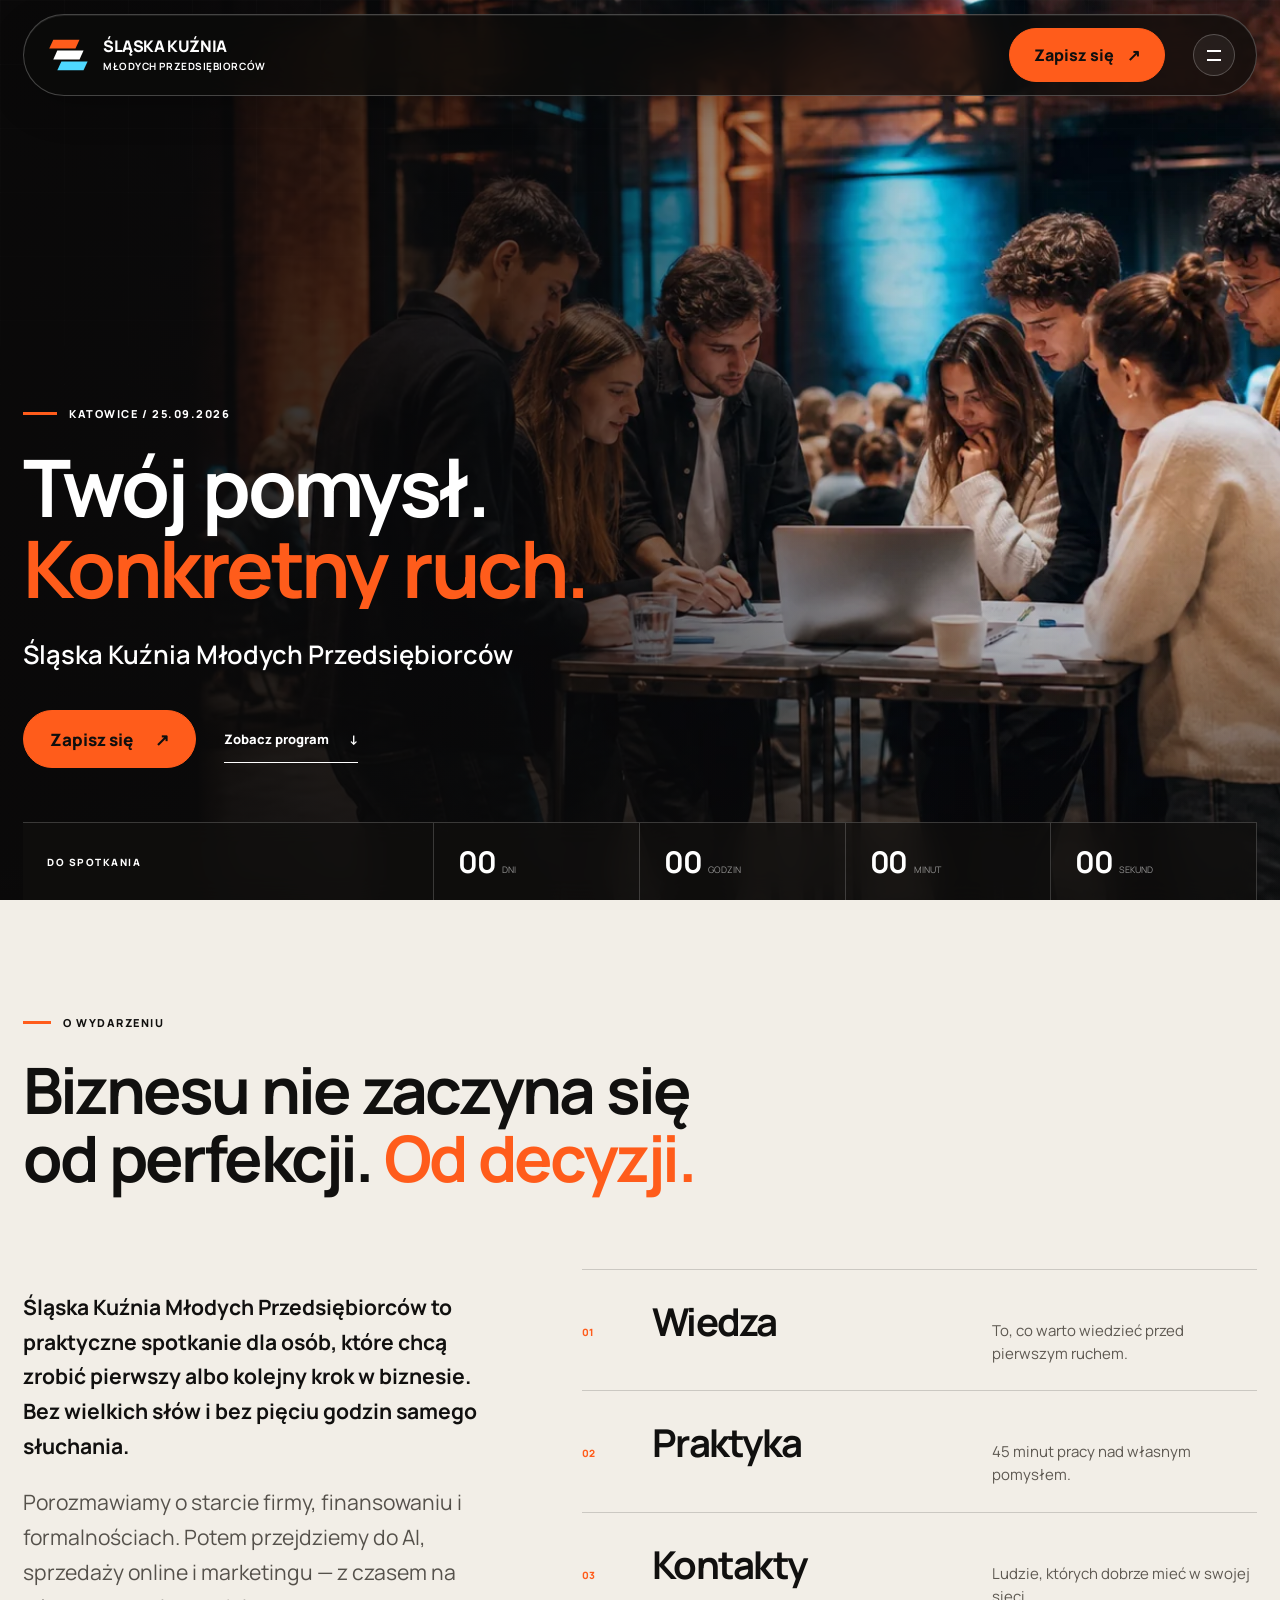
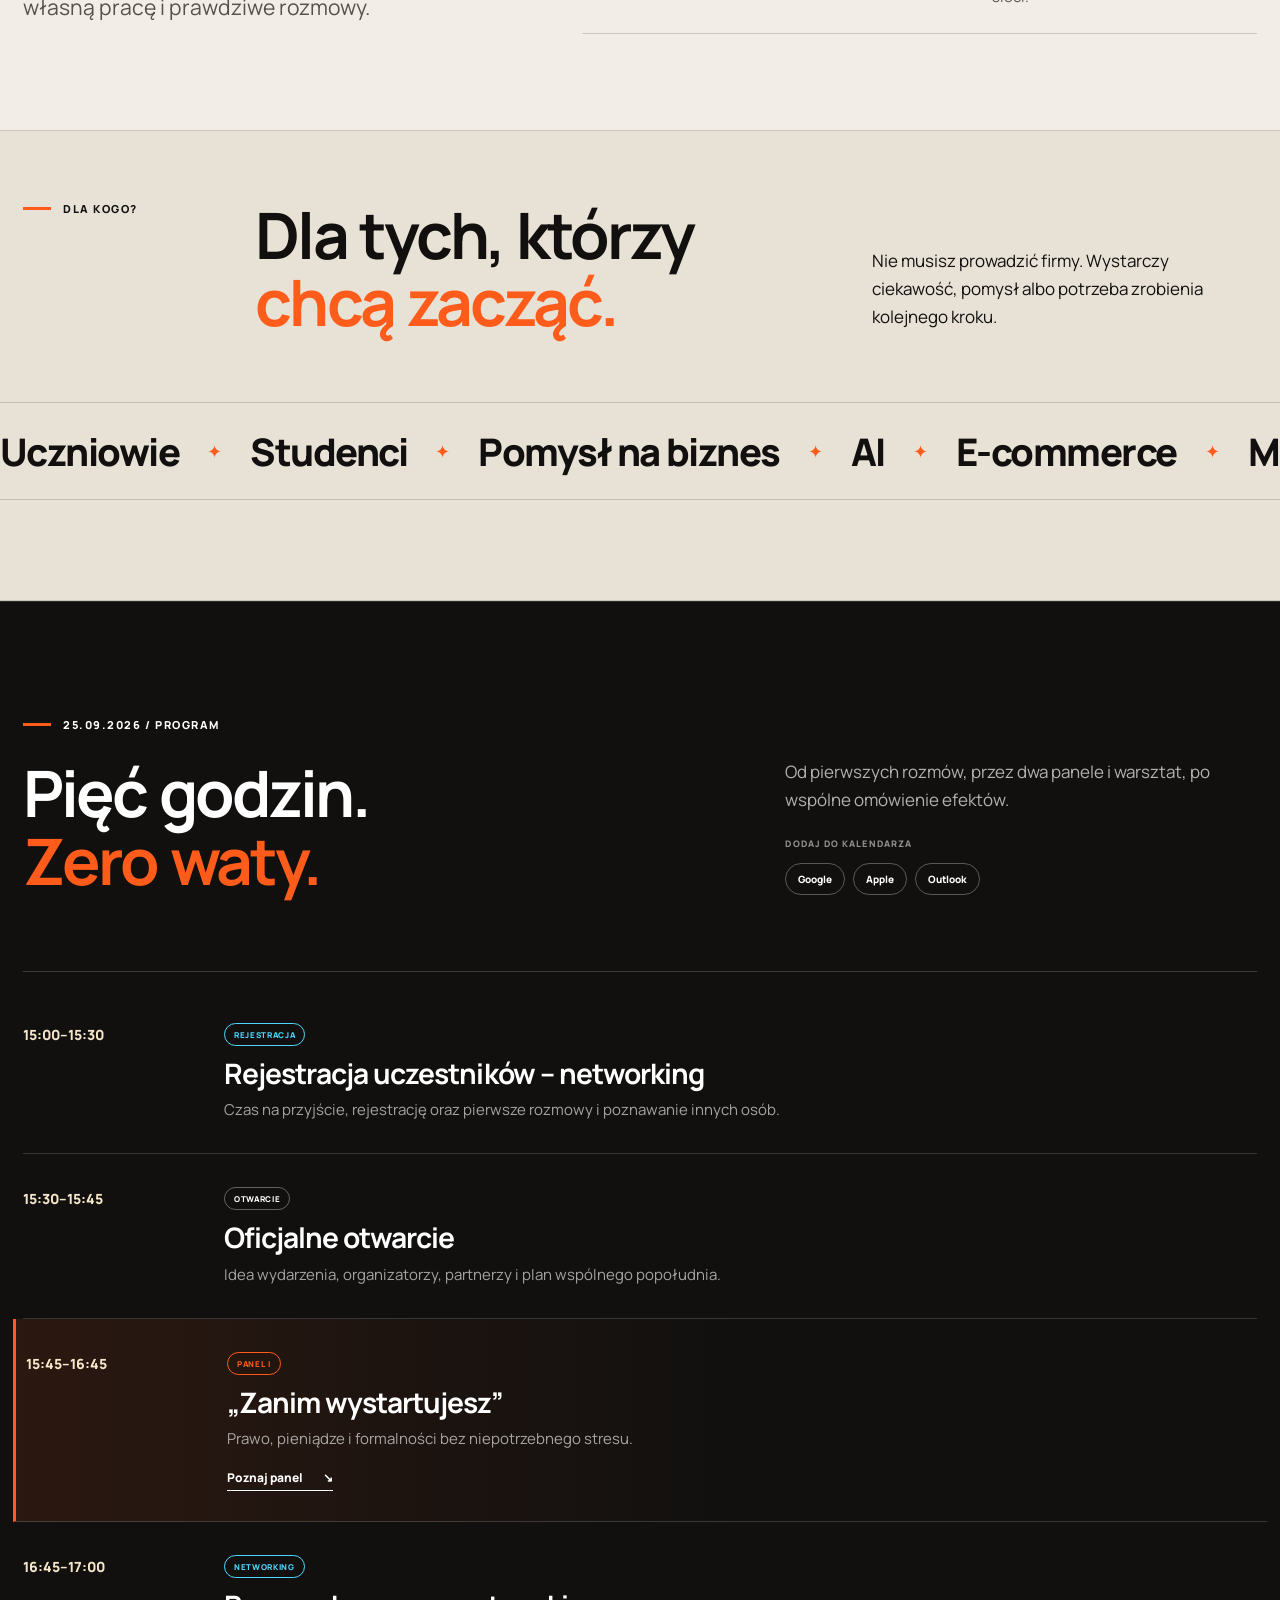
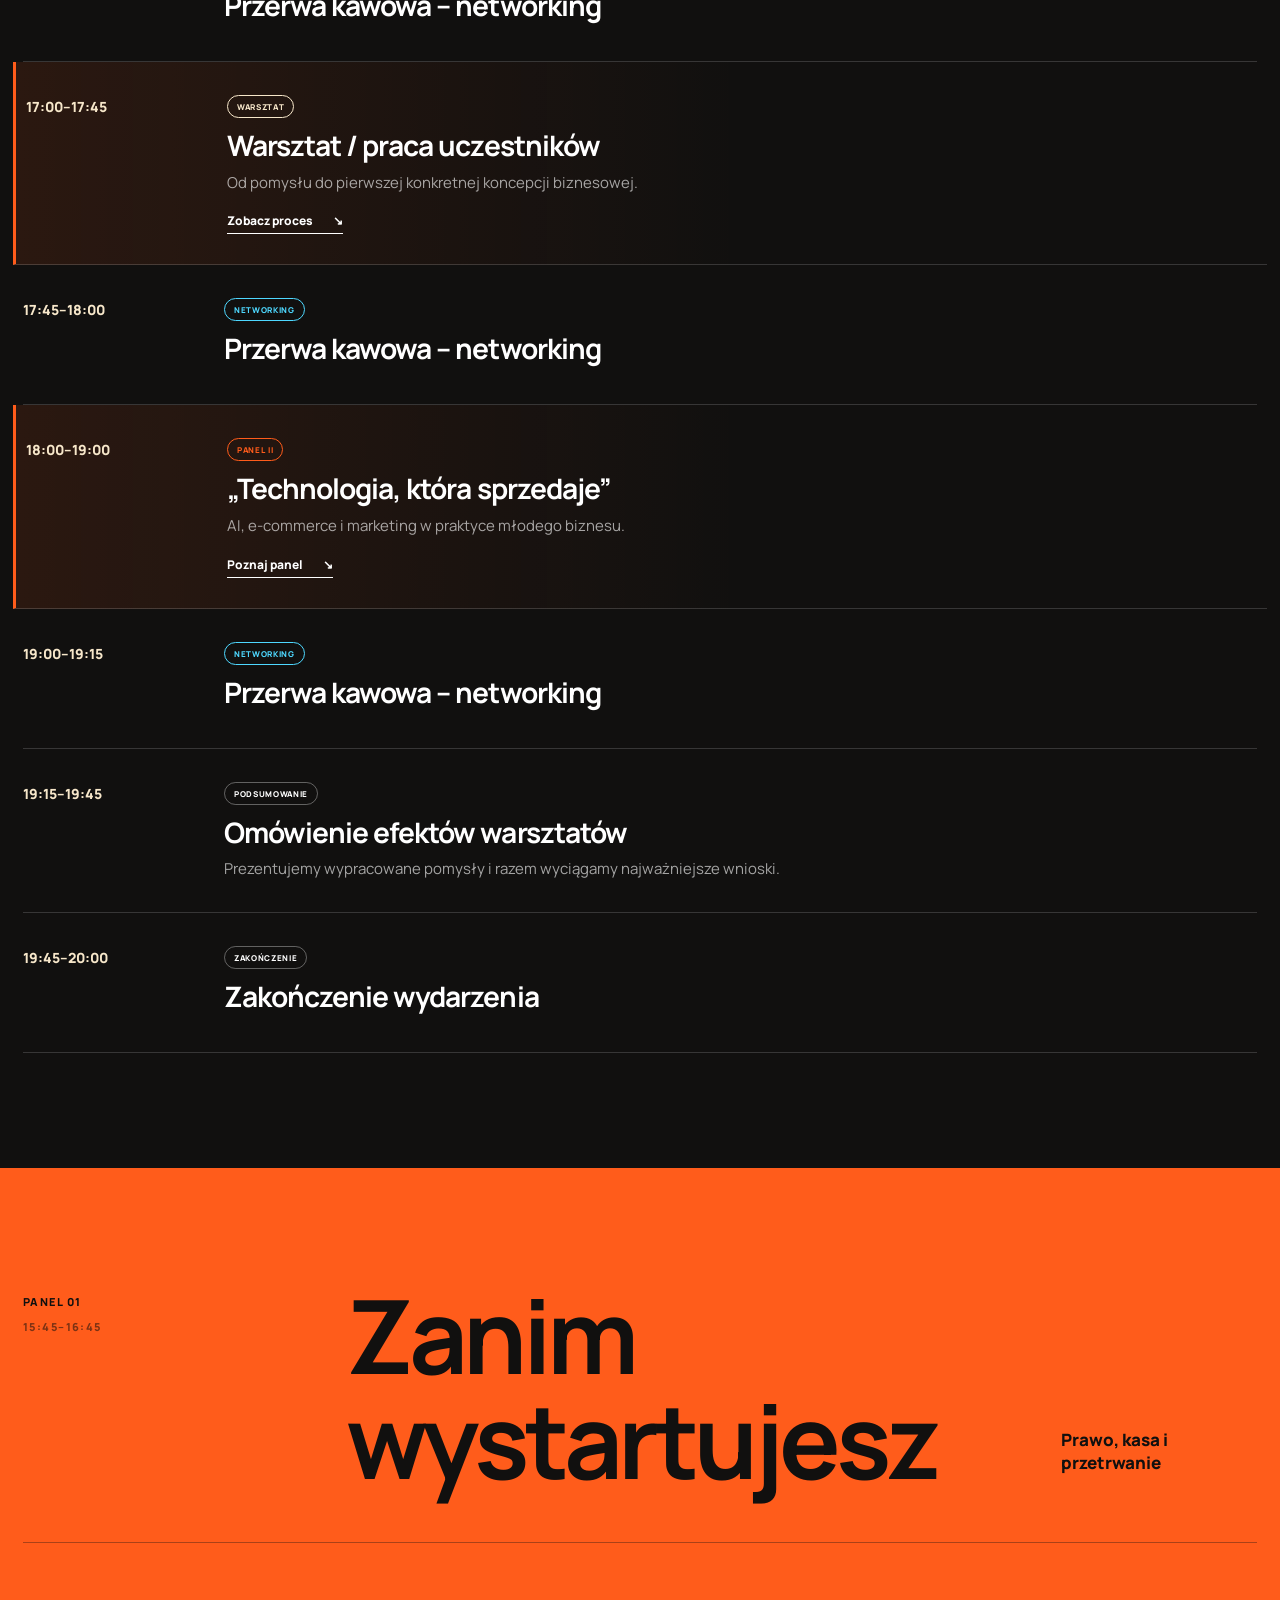
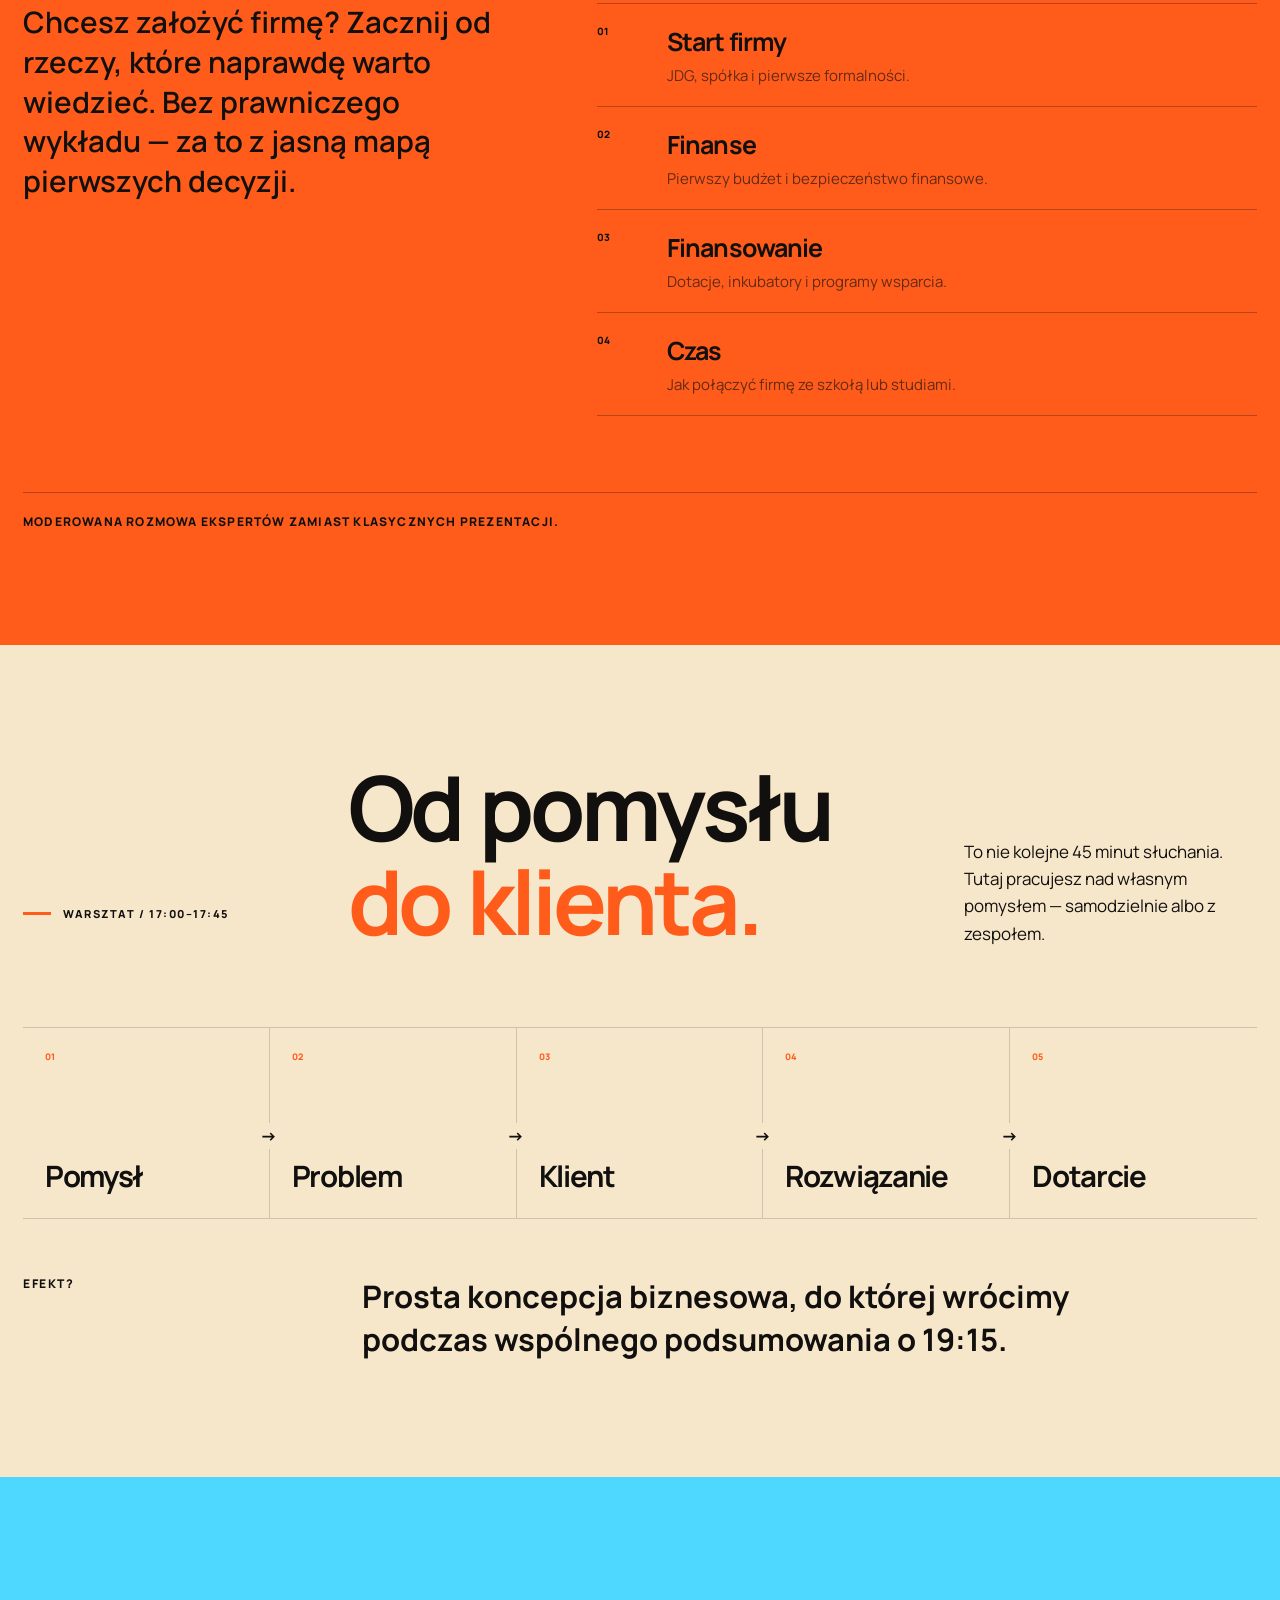
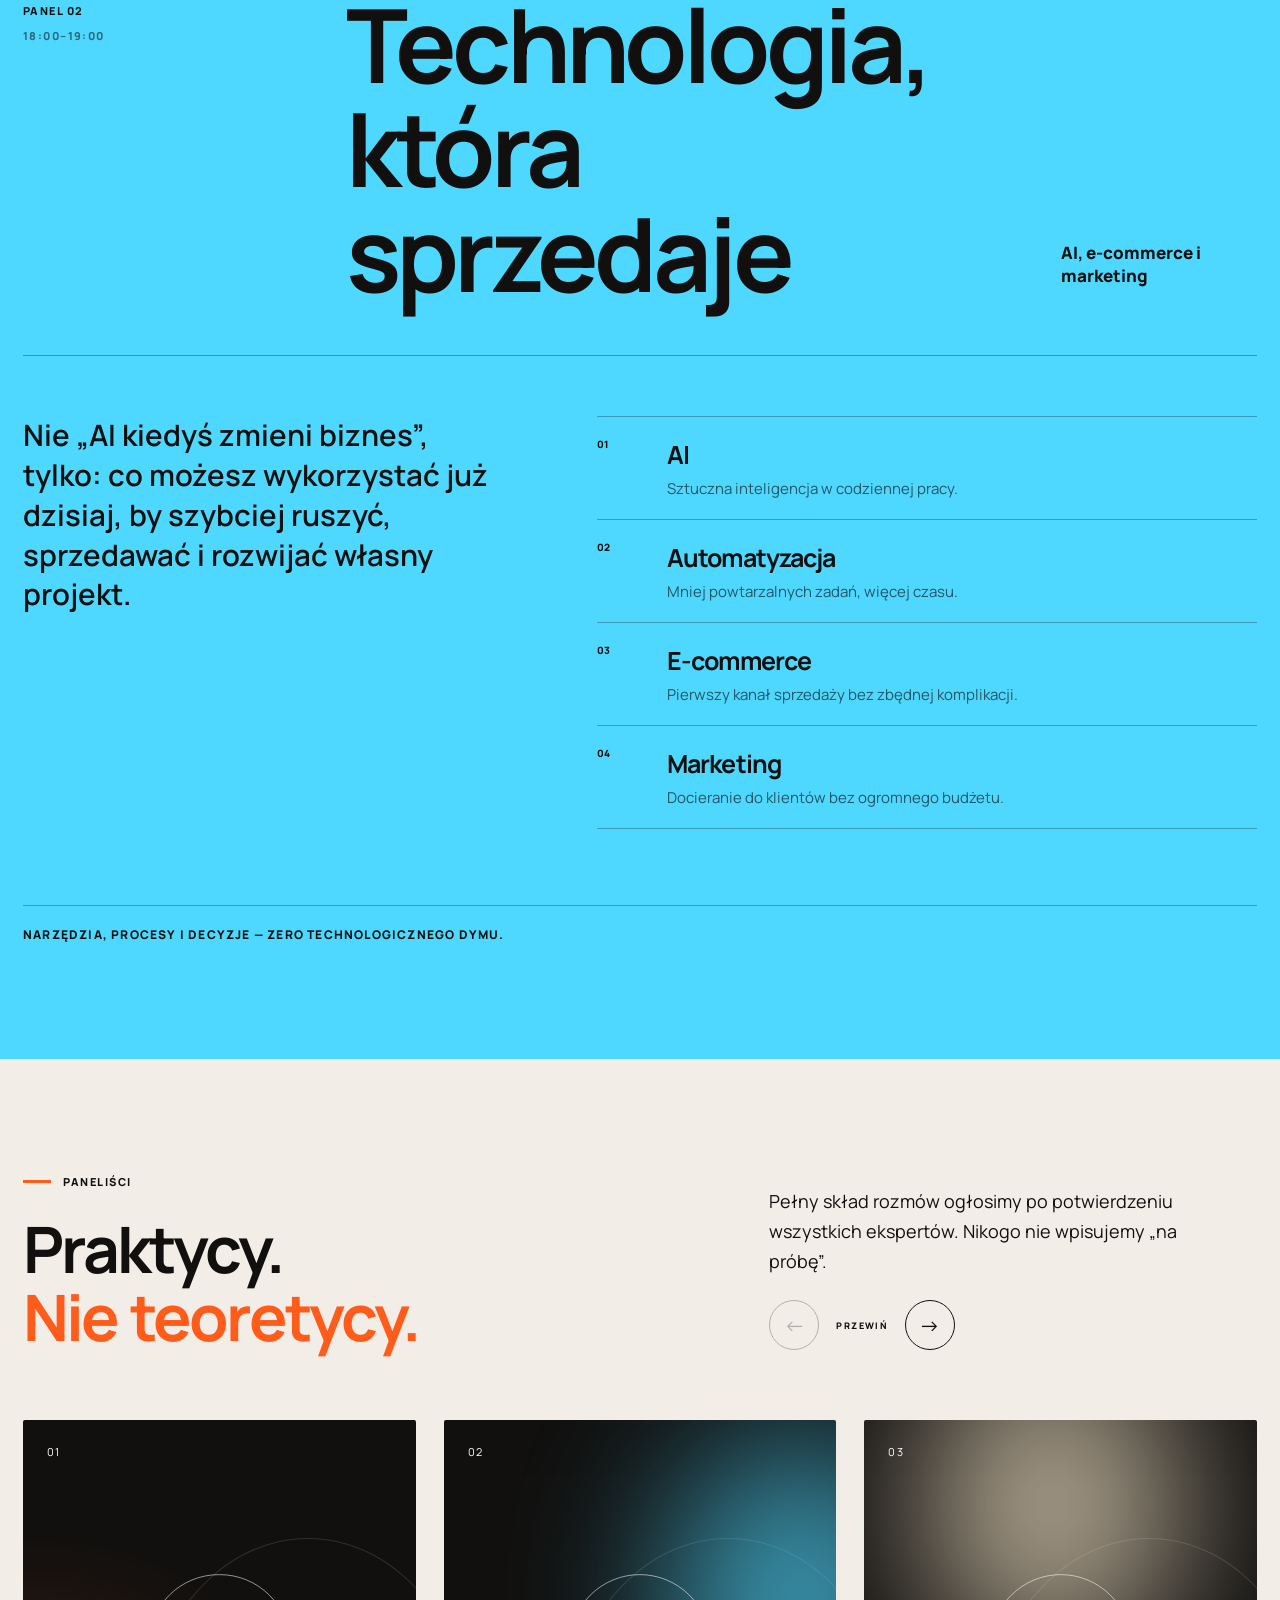
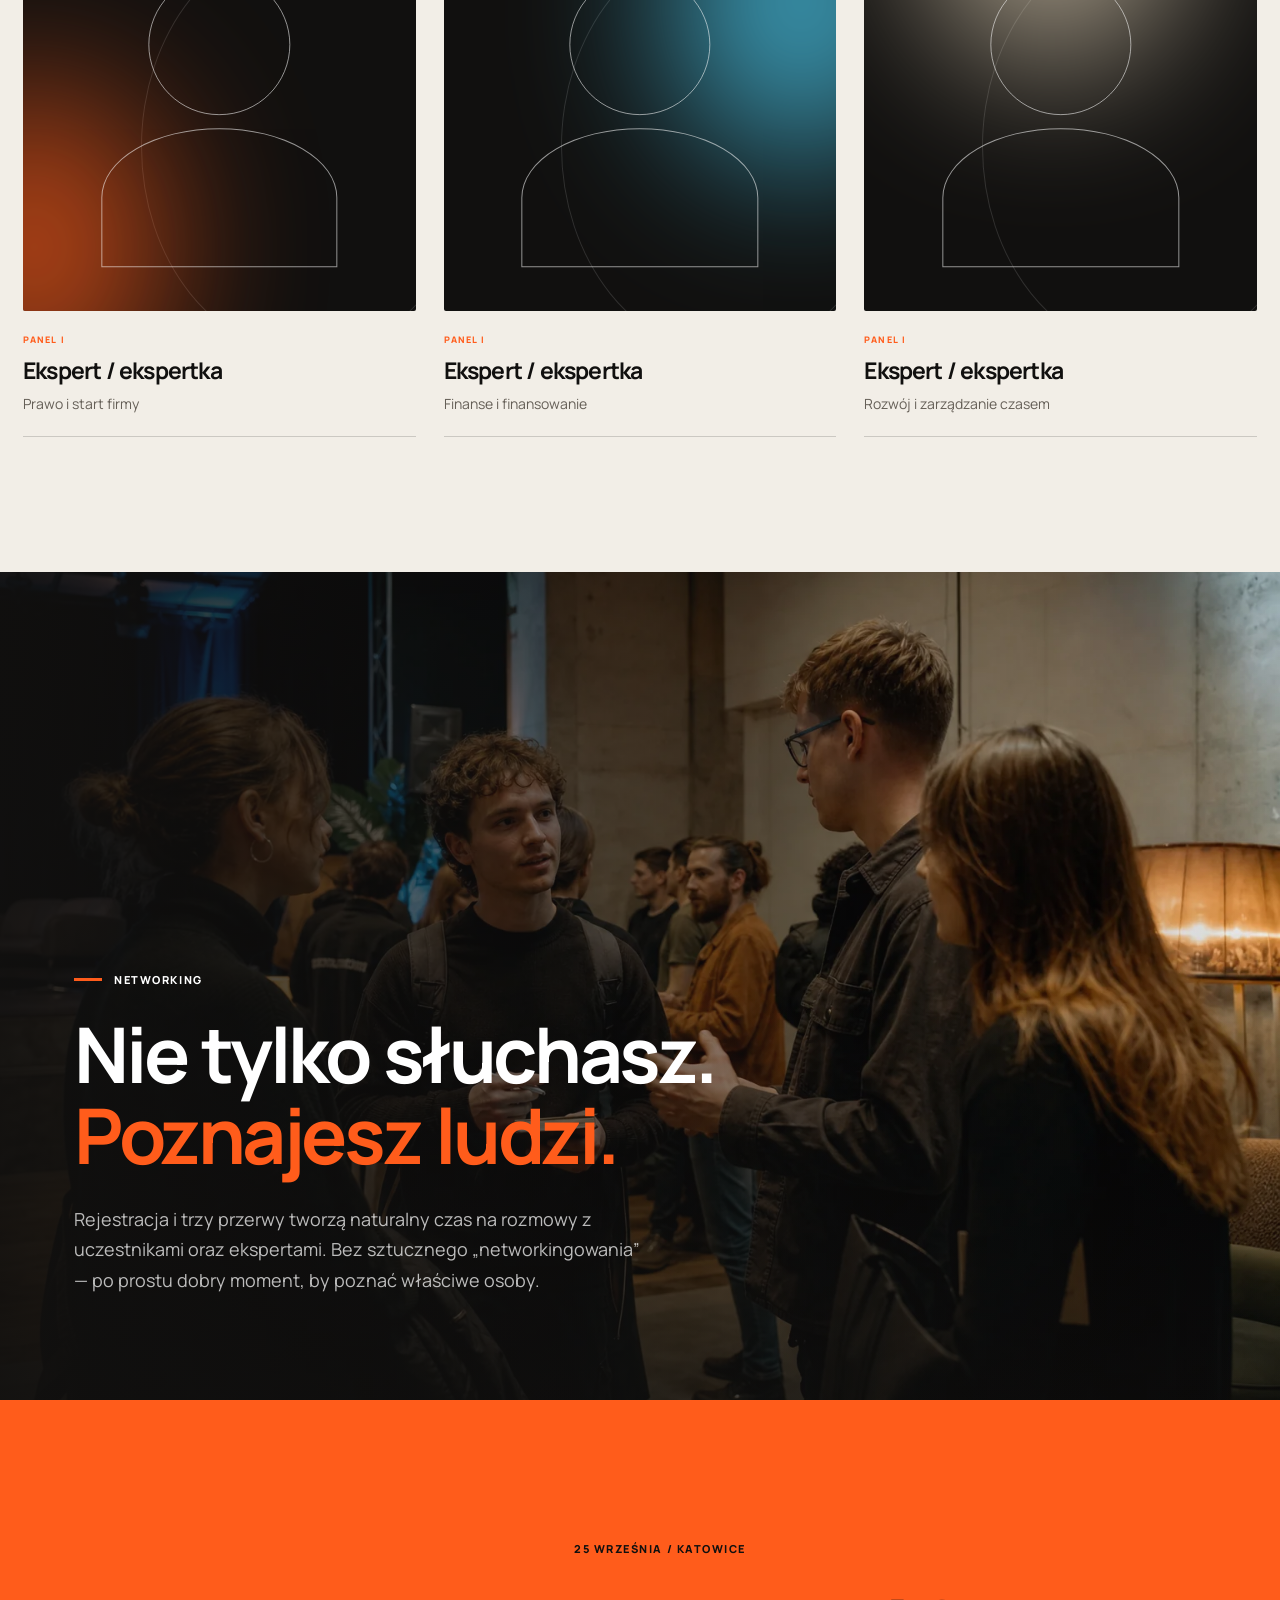
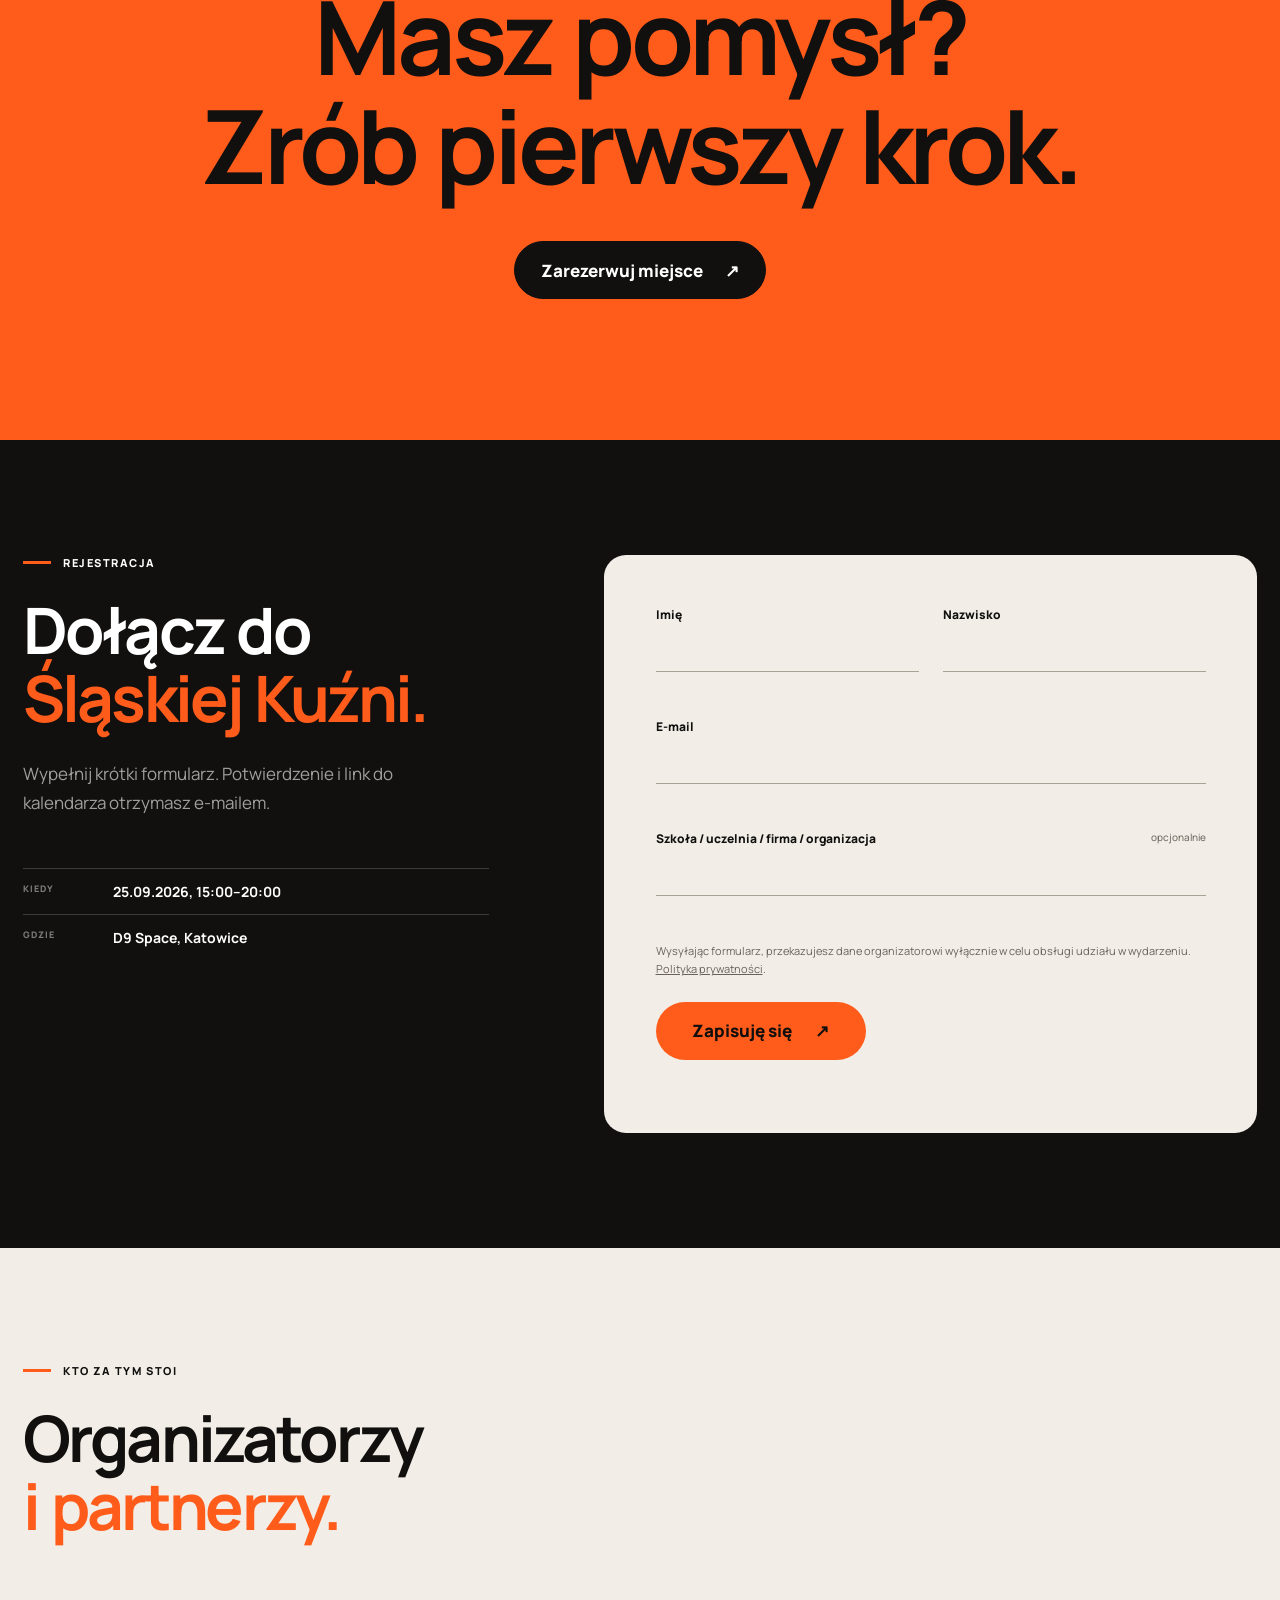
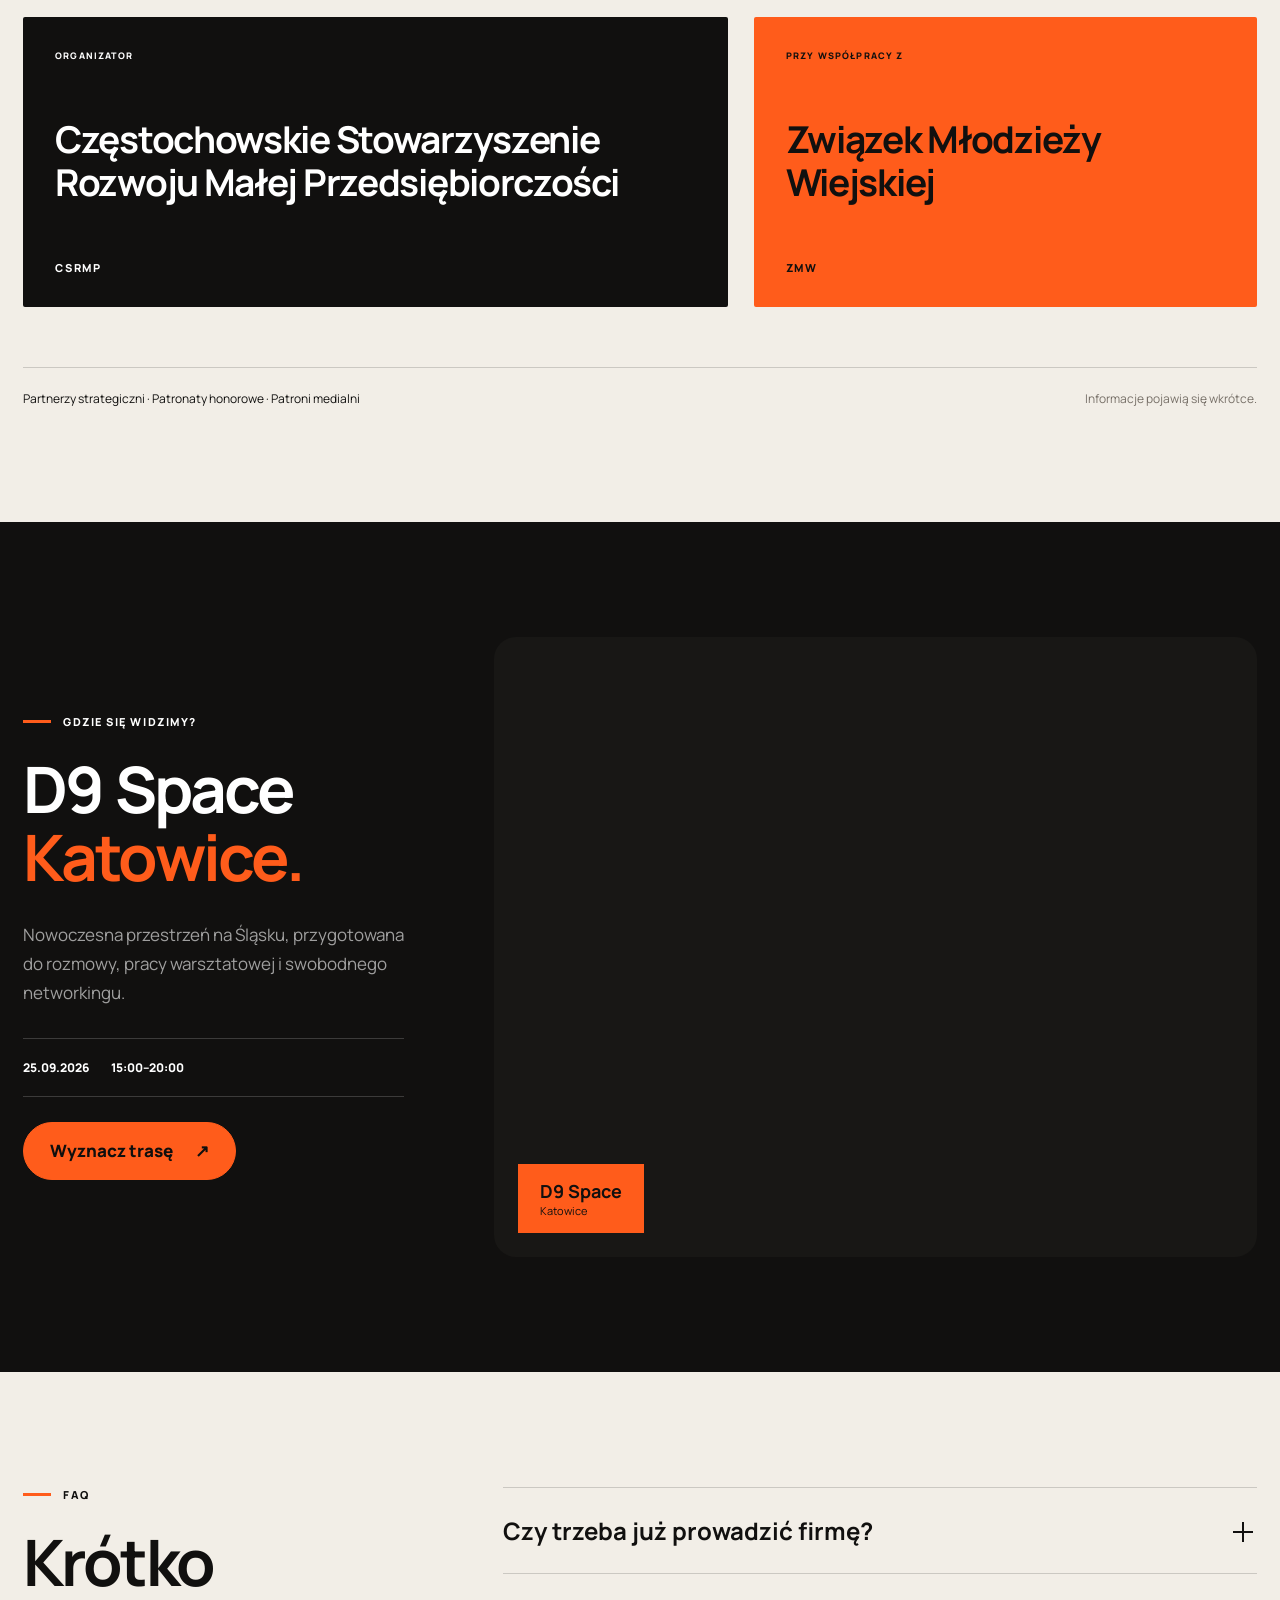
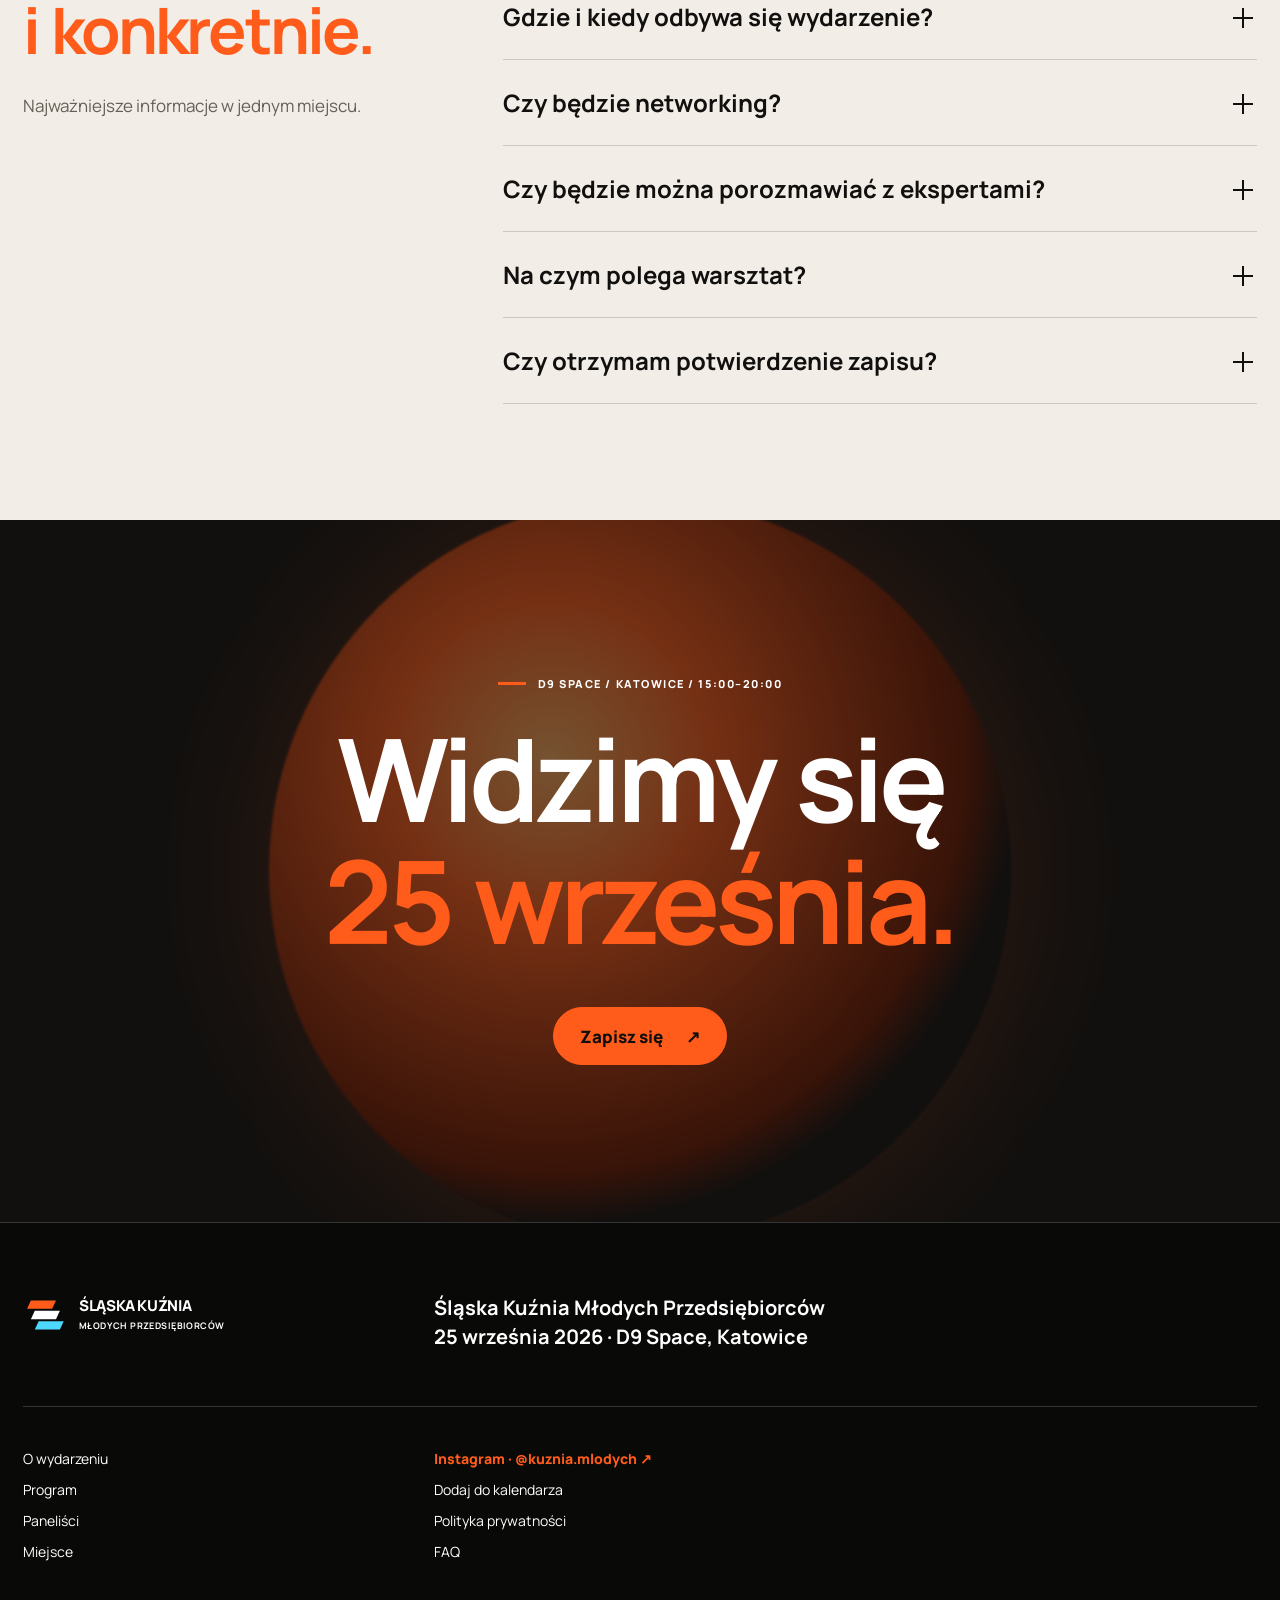
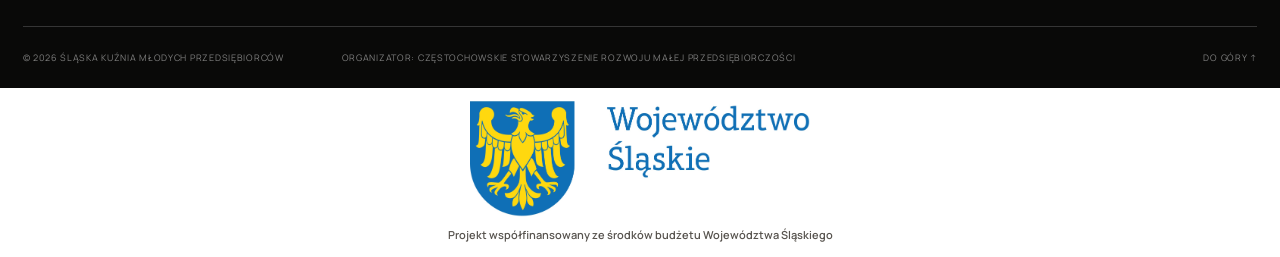
<file: index.html>
<!doctype html>
<html lang="pl">
<head>
  <meta charset="utf-8">
  <meta name="viewport" content="width=device-width, initial-scale=1">
  <title>Śląska Kuźnia Młodych Przedsiębiorców — Katowice 2026</title>
  <meta name="description" content="Praktyczne wydarzenie dla młodych osób: pierwszy biznes, AI, e-commerce i networking. 25 września 2026, D9 Space w Katowicach.">
  <meta name="theme-color" content="#11100f">
  <meta name="robots" content="index,follow">
  <link rel="canonical" href="https://kuzniamlodych.pl/">
  <meta property="og:type" content="website">
  <meta property="og:locale" content="pl_PL">
  <meta property="og:title" content="Śląska Kuźnia Młodych Przedsiębiorców">
  <meta property="og:description" content="Twój pomysł. Konkretny ruch. 25.09.2026 • D9 Space, Katowice.">
  <meta property="og:image" content="https://kuzniamlodych.pl/assets/img/og.png">
  <meta property="og:image:width" content="1734"><meta property="og:image:height" content="909">
  <meta name="twitter:card" content="summary_large_image">
  <meta name="twitter:title" content="Śląska Kuźnia Młodych Przedsiębiorców">
  <meta name="twitter:description" content="Twój pomysł. Konkretny ruch. 25.09.2026 • D9 Space, Katowice.">
  <meta name="twitter:image" content="https://kuzniamlodych.pl/assets/img/og.png">
  <link rel="icon" type="image/svg+xml" href="assets/img/skmp-symbol-white.svg">
  <link rel="alternate icon" type="image/png" href="assets/img/favicon.png">
  <link rel="preconnect" href="https://fonts.googleapis.com"><link rel="preconnect" href="https://fonts.gstatic.com" crossorigin>
  <link href="https://fonts.googleapis.com/css2?family=Manrope:wght@400;500;600;700;800&display=swap" rel="stylesheet">
  <link rel="preload" as="image" href="assets/img/hero-event.webp" type="image/webp" fetchpriority="high">
  <link rel="stylesheet" href="assets/css/style.css">
  <script type="application/ld+json">{"@context":"https://schema.org","@type":"Event","name":"Śląska Kuźnia Młodych Przedsiębiorców","description":"Praktyczne wydarzenie dla młodych osób zainteresowanych przedsiębiorczością, technologią, AI, e-commerce i marketingiem.","startDate":"2026-09-25T15:00:00+02:00","endDate":"2026-09-25T20:00:00+02:00","eventStatus":"https://schema.org/EventScheduled","eventAttendanceMode":"https://schema.org/OfflineEventAttendanceMode","location":{"@type":"Place","name":"D9 Space","address":{"@type":"PostalAddress","addressLocality":"Katowice","addressCountry":"PL"}},"organizer":{"@type":"Organization","name":"Częstochowskie Stowarzyszenie Rozwoju Małej Przedsiębiorczości"},"image":"https://kuzniamlodych.pl/assets/img/og.png","url":"https://kuzniamlodych.pl/"}</script>
</head>
<body data-event-mode="before">
  <a class="skip-link" href="#main">Przejdź do treści</a><div class="page-progress" aria-hidden="true"><span></span></div>
  <header class="site-header" id="header"><div class="container nav-wrap">
    <a class="brand" href="#start" aria-label="Śląska Kuźnia Młodych Przedsiębiorców — strona główna"><span class="brand-mark" aria-hidden="true"><img src="assets/img/skmp-symbol-white.svg" width="44" height="44" alt=""></span><span class="brand-name"><span class="brand-full">Śląska Kuźnia<br><b>Młodych Przedsiębiorców</b></span></span></a>
    <nav class="desktop-nav" aria-label="Główna nawigacja"><a href="#o-wydarzeniu">O wydarzeniu</a><a href="#program">Program</a><a href="#panele">Panele</a><a href="#warsztat">Warsztat</a><a href="#panelisci">Paneliści</a><a href="#miejsce">Miejsce</a><a href="#faq">FAQ</a></nav>
    <a class="button button-small signup-link" href="#rejestracja">Zapisz się <span aria-hidden="true">↗</span></a><button class="menu-toggle" type="button" aria-label="Otwórz menu" aria-expanded="false" aria-controls="mobile-menu"><span></span><span></span></button>
  </div></header>
  <div class="mobile-menu" id="mobile-menu" aria-hidden="true"><nav aria-label="Nawigacja mobilna"><a href="#o-wydarzeniu"><span>01</span>O wydarzeniu</a><a href="#program"><span>02</span>Program</a><a href="#panele"><span>03</span>Panele</a><a href="#warsztat"><span>04</span>Warsztat</a><a href="#panelisci"><span>05</span>Paneliści</a><a href="#miejsce"><span>06</span>Miejsce</a><a href="#partnerzy"><span>07</span>Partnerzy</a><a href="#faq"><span>08</span>FAQ</a></nav><a class="button signup-link" href="#rejestracja">Zapisz się <span aria-hidden="true">↗</span></a><p>25 września 2026 · D9 Space, Katowice</p></div>

  <main id="main">
    <section class="hero" id="start" aria-labelledby="hero-title"><div class="hero-media" aria-hidden="true" data-parallax=".08"></div><div class="hero-grid" aria-hidden="true"></div><div class="container hero-inner">
      <div class="hero-copy"><p class="eyebrow hero-reveal"><span></span> Katowice / 25.09.2026</p><h1 id="hero-title"><span class="hero-line">Twój pomysł.</span><br><em class="hero-line">Konkretny ruch.</em></h1><p class="hero-lead hero-reveal">Śląska Kuźnia Młodych Przedsiębiorców</p><div class="hero-actions hero-reveal"><a class="button signup-link" href="#rejestracja">Zapisz się <span aria-hidden="true">↗</span></a><a class="text-link" href="#program">Zobacz program <span aria-hidden="true">↓</span></a></div></div>
    </div><div class="container countdown pre-event" aria-label="Do wydarzenia pozostało" data-countdown="2026-09-25T15:00:00+02:00"><p>Do spotkania</p><div><strong data-unit="days">00</strong><span>dni</span></div><div><strong data-unit="hours">00</strong><span>godzin</span></div><div><strong data-unit="minutes">00</strong><span>minut</span></div><div><strong data-unit="seconds">00</strong><span>sekund</span></div></div></section>

    <section class="section section-paper about" id="o-wydarzeniu"><div class="container"><div class="section-head reveal"><p class="kicker">O wydarzeniu</p><h2>Biznesu nie zaczyna się<br>od perfekcji. <em>Od decyzji.</em></h2></div><div class="about-grid"><div class="about-intro reveal"><p>Śląska Kuźnia Młodych Przedsiębiorców to praktyczne spotkanie dla osób, które chcą zrobić pierwszy albo kolejny krok w biznesie. Bez wielkich słów i bez pięciu godzin samego słuchania.</p><p>Porozmawiamy o starcie firmy, finansowaniu i formalnościach. Potem przejdziemy do AI, sprzedaży online i marketingu — z czasem na własną pracę i prawdziwe rozmowy.</p></div><div class="pillars" aria-label="Filary wydarzenia"><div class="pillar reveal"><span>01</span><strong>Wiedza</strong><p>To, co warto wiedzieć przed pierwszym ruchem.</p></div><div class="pillar reveal"><span>02</span><strong>Praktyka</strong><p>45 minut pracy nad własnym pomysłem.</p></div><div class="pillar reveal"><span>03</span><strong>Kontakty</strong><p>Ludzie, których dobrze mieć w swojej sieci.</p></div></div></div></div></section>

    <section class="audience section-paper" aria-labelledby="audience-title"><div class="container"><div class="audience-top reveal"><p class="kicker">Dla kogo?</p><h2 id="audience-title">Dla tych, którzy<br><em>chcą zacząć.</em></h2><p>Nie musisz prowadzić firmy. Wystarczy ciekawość, pomysł albo potrzeba zrobienia kolejnego kroku.</p></div></div><div class="marquee" aria-label="Grupy uczestników"><div class="marquee-track"><span>Uczniowie</span><i>✦</i><span>Studenci</span><i>✦</i><span>Pomysł na biznes</span><i>✦</i><span>AI</span><i>✦</i><span>E-commerce</span><i>✦</i><span>Marketing</span><i>✦</i><span>Młodzi przedsiębiorcy</span><i>✦</i><span aria-hidden="true">Uczniowie</span><i aria-hidden="true">✦</i><span aria-hidden="true">Studenci</span><i aria-hidden="true">✦</i><span aria-hidden="true">Pomysł na biznes</span><i aria-hidden="true">✦</i><span aria-hidden="true">AI</span><i aria-hidden="true">✦</i><span aria-hidden="true">E-commerce</span><i aria-hidden="true">✦</i><span aria-hidden="true">Marketing</span><i aria-hidden="true">✦</i><span aria-hidden="true">Młodzi przedsiębiorcy</span><i aria-hidden="true">✦</i></div></div></section>

    <section class="section program" id="program"><div class="container"><div class="program-layout"><div class="program-sticky reveal"><p class="kicker kicker-light">25.09.2026 / Program</p><h2>Pięć godzin.<br><em>Zero waty.</em></h2><p>Od pierwszych rozmów, przez dwa panele i warsztat, po wspólne omówienie efektów.</p><div class="calendar-links" aria-label="Dodaj wydarzenie do kalendarza"><span>Dodaj do kalendarza</span><a data-calendar="google" href="https://calendar.google.com/" target="_blank" rel="noopener noreferrer">Google</a><a href="wydarzenie.ics" download>Apple</a><a href="wydarzenie.ics" download>Outlook</a></div></div>
      <ol class="timeline" aria-label="Program wydarzenia">
        <li class="timeline-item reveal"><time>15:00–15:30</time><div><span class="tag tag-cyan">Rejestracja</span><h3>Rejestracja uczestników – networking</h3><p>Czas na przyjście, rejestrację oraz pierwsze rozmowy i poznawanie innych osób.</p></div></li>
        <li class="timeline-item reveal"><time>15:30–15:45</time><div><span class="tag">Otwarcie</span><h3>Oficjalne otwarcie</h3><p>Idea wydarzenia, organizatorzy, partnerzy i plan wspólnego popołudnia.</p></div></li>
        <li class="timeline-item featured reveal"><time>15:45–16:45</time><div><span class="tag tag-orange">Panel I</span><h3>„Zanim wystartujesz”</h3><p>Prawo, pieniądze i formalności bez niepotrzebnego stresu.</p><a href="#panel-1">Poznaj panel <span aria-hidden="true">↘</span></a></div></li>
        <li class="timeline-item compact reveal"><time>16:45–17:00</time><div><span class="tag tag-cyan">Networking</span><h3>Przerwa kawowa – networking</h3></div></li>
        <li class="timeline-item featured reveal"><time>17:00–17:45</time><div><span class="tag tag-cream">Warsztat</span><h3>Warsztat / praca uczestników</h3><p>Od pomysłu do pierwszej konkretnej koncepcji biznesowej.</p><a href="#warsztat">Zobacz proces <span aria-hidden="true">↘</span></a></div></li>
        <li class="timeline-item compact reveal"><time>17:45–18:00</time><div><span class="tag tag-cyan">Networking</span><h3>Przerwa kawowa – networking</h3></div></li>
        <li class="timeline-item featured reveal"><time>18:00–19:00</time><div><span class="tag tag-orange">Panel II</span><h3>„Technologia, która sprzedaje”</h3><p>AI, e-commerce i marketing w praktyce młodego biznesu.</p><a href="#panel-2">Poznaj panel <span aria-hidden="true">↘</span></a></div></li>
        <li class="timeline-item compact reveal"><time>19:00–19:15</time><div><span class="tag tag-cyan">Networking</span><h3>Przerwa kawowa – networking</h3></div></li>
        <li class="timeline-item reveal"><time>19:15–19:45</time><div><span class="tag">Podsumowanie</span><h3>Omówienie efektów warsztatów</h3><p>Prezentujemy wypracowane pomysły i razem wyciągamy najważniejsze wnioski.</p></div></li>
        <li class="timeline-item compact reveal"><time>19:45–20:00</time><div><span class="tag">Zakończenie</span><h3>Zakończenie wydarzenia</h3></div></li>
      </ol></div></div></section>

    <section class="section panel panel-one" id="panele"><div class="container" id="panel-1"><div class="panel-heading reveal"><p class="panel-number">Panel 01 <span>15:45–16:45</span></p><h2>Zanim<br><em>wystartujesz</em></h2><p class="panel-subtitle">Prawo, kasa i przetrwanie</p></div><div class="panel-content"><p class="panel-lead reveal">Chcesz założyć firmę? Zacznij od rzeczy, które naprawdę warto wiedzieć. Bez prawniczego wykładu — za to z jasną mapą pierwszych decyzji.</p><div class="topic-list"><article class="topic reveal"><span>01</span><div><h3>Start firmy</h3><p>JDG, spółka i pierwsze formalności.</p></div></article><article class="topic reveal"><span>02</span><div><h3>Finanse</h3><p>Pierwszy budżet i bezpieczeństwo finansowe.</p></div></article><article class="topic reveal"><span>03</span><div><h3>Finansowanie</h3><p>Dotacje, inkubatory i programy wsparcia.</p></div></article><article class="topic reveal"><span>04</span><div><h3>Czas</h3><p>Jak połączyć firmę ze szkołą lub studiami.</p></div></article></div></div><p class="panel-note reveal">Moderowana rozmowa ekspertów zamiast klasycznych prezentacji.</p></div></section>

    <section class="section workshop" id="warsztat"><div class="container"><div class="workshop-head reveal"><p class="kicker kicker-dark">Warsztat / 17:00–17:45</p><h2>Od pomysłu<br><em>do klienta.</em></h2><p>To nie kolejne 45 minut słuchania. Tutaj pracujesz nad własnym pomysłem — samodzielnie albo z zespołem.</p></div><ol class="process" aria-label="Proces warsztatu"><li class="reveal"><span>01</span><strong>Pomysł</strong></li><li class="reveal"><span>02</span><strong>Problem</strong></li><li class="reveal"><span>03</span><strong>Klient</strong></li><li class="reveal"><span>04</span><strong>Rozwiązanie</strong></li><li class="reveal"><span>05</span><strong>Dotarcie</strong></li></ol><div class="workshop-outcome reveal"><p>Efekt?</p><strong>Prosta koncepcja biznesowa, do której wrócimy podczas wspólnego podsumowania o 19:15.</strong></div></div></section>

    <section class="section panel panel-two" id="panel-2"><div class="container"><div class="panel-heading reveal"><p class="panel-number">Panel 02 <span>18:00–19:00</span></p><h2>Technologia,<br><em>która sprzedaje</em></h2><p class="panel-subtitle">AI, e-commerce i marketing</p></div><div class="panel-content"><p class="panel-lead reveal">Nie „AI kiedyś zmieni biznes”, tylko: co możesz wykorzystać już dzisiaj, by szybciej ruszyć, sprzedawać i rozwijać własny projekt.</p><div class="topic-list"><article class="topic reveal"><span>01</span><div><h3>AI</h3><p>Sztuczna inteligencja w codziennej pracy.</p></div></article><article class="topic reveal"><span>02</span><div><h3>Automatyzacja</h3><p>Mniej powtarzalnych zadań, więcej czasu.</p></div></article><article class="topic reveal"><span>03</span><div><h3>E-commerce</h3><p>Pierwszy kanał sprzedaży bez zbędnej komplikacji.</p></div></article><article class="topic reveal"><span>04</span><div><h3>Marketing</h3><p>Docieranie do klientów bez ogromnego budżetu.</p></div></article></div></div><p class="panel-note reveal">Narzędzia, procesy i decyzje — zero technologicznego dymu.</p></div></section>

    <section class="section experts section-paper" id="panelisci"><div class="container"><div class="section-head split reveal"><div><p class="kicker">Paneliści</p><h2>Praktycy.<br><em>Nie teoretycy.</em></h2></div><div class="experts-intro"><p>Pełny skład rozmów ogłosimy po potwierdzeniu wszystkich ekspertów. Nikogo nie wpisujemy „na próbę”.</p><div class="carousel-controls" aria-label="Sterowanie listą panelistów"><button type="button" data-carousel-prev aria-label="Poprzedni paneliści">←</button><span>Przewiń</span><button type="button" data-carousel-next aria-label="Następni paneliści">→</button></div></div></div><div class="experts-grid" data-experts-carousel role="region" aria-label="Lista panelistów" tabindex="0"><article class="expert-placeholder reveal"><div class="portrait-placeholder"><span>01</span><i></i></div><div class="expert-copy"><p>Panel I</p><h3>Ekspert / ekspertka</h3><span>Prawo i start firmy</span></div></article><article class="expert-placeholder reveal"><div class="portrait-placeholder"><span>02</span><i></i></div><div class="expert-copy"><p>Panel I</p><h3>Ekspert / ekspertka</h3><span>Finanse i finansowanie</span></div></article><article class="expert-placeholder reveal"><div class="portrait-placeholder"><span>03</span><i></i></div><div class="expert-copy"><p>Panel I</p><h3>Ekspert / ekspertka</h3><span>Rozwój i zarządzanie czasem</span></div></article><article class="expert-placeholder reveal"><div class="portrait-placeholder"><span>04</span><i></i></div><div class="expert-copy"><p>Panel II</p><h3>Ekspert / ekspertka</h3><span>AI i automatyzacja</span></div></article><article class="expert-placeholder reveal"><div class="portrait-placeholder"><span>05</span><i></i></div><div class="expert-copy"><p>Panel II</p><h3>Ekspert / ekspertka</h3><span>E-commerce i sprzedaż</span></div></article><article class="expert-placeholder reveal"><div class="portrait-placeholder"><span>06</span><i></i></div><div class="expert-copy"><p>Panel II</p><h3>Ekspert / ekspertka</h3><span>Marketing i social media</span></div></article></div></div></section>

    <section class="networking" aria-labelledby="networking-title"><picture><source srcset="assets/img/networking.webp" type="image/webp"><img src="assets/img/networking.png" alt="Młodzi ludzie rozmawiają podczas przerwy networkingowej" width="1536" height="1024" loading="lazy"></picture><div class="networking-copy reveal"><p class="kicker kicker-light">Networking</p><h2 id="networking-title">Nie tylko słuchasz.<br><em>Poznajesz ludzi.</em></h2><p>Rejestracja i trzy przerwy tworzą naturalny czas na rozmowy z uczestnikami oraz ekspertami. Bez sztucznego „networkingowania” — po prostu dobry moment, by poznać właściwe osoby.</p></div></section>

    <section class="mid-cta pre-event" aria-labelledby="mid-cta-title"><div class="container reveal"><p class="kicker kicker-dark">25 września / Katowice</p><h2 id="mid-cta-title">Masz pomysł?<br><em>Zrób pierwszy krok.</em></h2><a class="button button-dark" href="#rejestracja">Zarezerwuj miejsce <span aria-hidden="true">↗</span></a></div></section>

    <section class="section registration pre-event" id="rejestracja"><div class="container registration-grid"><div class="registration-copy reveal"><p class="kicker kicker-light">Rejestracja</p><h2>Dołącz do<br><em>Śląskiej Kuźni.</em></h2><p>Wypełnij krótki formularz. Potwierdzenie i link do kalendarza otrzymasz e-mailem.</p><dl><div><dt>Kiedy</dt><dd>25.09.2026, 15:00–20:00</dd></div><div><dt>Gdzie</dt><dd>D9 Space, Katowice</dd></div></dl></div>
      <form class="registration-form reveal" id="registration-form" action="api/register.php" method="post" novalidate><div class="form-row"><label>Imię<input type="text" name="firstName" autocomplete="given-name" required><span class="field-error" aria-live="polite"></span></label><label>Nazwisko<input type="text" name="lastName" autocomplete="family-name" required><span class="field-error" aria-live="polite"></span></label></div><label>E-mail<input type="email" name="email" autocomplete="email" inputmode="email" required><span class="field-error" aria-live="polite"></span></label><label>Szkoła / uczelnia / firma / organizacja <small>opcjonalnie</small><input type="text" name="organization" autocomplete="organization"><span class="field-error" aria-live="polite"></span></label><label class="hp-field" aria-hidden="true">Strona internetowa<input type="text" name="website" tabindex="-1" autocomplete="off"></label><p class="form-legal">Wysyłając formularz, przekazujesz dane organizatorowi wyłącznie w celu obsługi udziału w wydarzeniu. <a href="polityka-prywatnosci.html">Polityka prywatności</a>.</p><button class="button form-submit" type="submit"><span class="button-label">Zapisuję się</span><span class="spinner" aria-hidden="true"></span><span aria-hidden="true">↗</span></button><div class="form-status" role="status" aria-live="polite"></div></form>
    </div></section>

    <section class="section organizers section-paper" id="partnerzy"><div class="container"><div class="section-head reveal"><p class="kicker">Kto za tym stoi</p><h2>Organizatorzy<br><em>i partnerzy.</em></h2></div><div class="organizer-grid"><article class="org-card reveal"><p>Organizator</p><h3>Częstochowskie Stowarzyszenie Rozwoju Małej Przedsiębiorczości</h3><span>CSRMP</span></article><article class="org-card org-card-alt reveal"><p>Przy współpracy z</p><h3>Związek Młodzieży Wiejskiej</h3><span>ZMW</span></article></div><div class="partners-ready reveal"><p>Partnerzy strategiczni · Patronaty honorowe · Patroni medialni</p><span>Informacje pojawią się wkrótce.</span></div></div></section>

    <section class="place section" id="miejsce"><div class="container place-grid"><div class="place-copy reveal"><p class="kicker kicker-light">Gdzie się widzimy?</p><h2>D9 Space<br><em>Katowice.</em></h2><p>Nowoczesna przestrzeń na Śląsku, przygotowana do rozmowy, pracy warsztatowej i swobodnego networkingu.</p><div class="place-meta"><span>25.09.2026</span><span>15:00–20:00</span></div><a class="button" href="https://www.google.com/maps/search/?api=1&amp;query=D9+Space+Katowice" target="_blank" rel="noopener noreferrer">Wyznacz trasę <span aria-hidden="true">↗</span></a></div><div class="map-wrap reveal"><iframe title="Mapa D9 Space w Katowicach" src="https://www.google.com/maps?q=D9%20Space%20Katowice&amp;output=embed" loading="lazy" referrerpolicy="no-referrer-when-downgrade"></iframe><div class="map-label"><strong>D9 Space</strong><span>Katowice</span></div></div></div></section>

    <section class="section faq section-paper" id="faq"><div class="container faq-grid"><div class="faq-head reveal"><p class="kicker">FAQ</p><h2>Krótko<br><em>i konkretnie.</em></h2><p>Najważniejsze informacje w jednym miejscu.</p></div><div class="accordion"><details class="reveal"><summary>Czy trzeba już prowadzić firmę?<span></span></summary><p>Nie. Wydarzenie jest także dla uczniów, studentów i osób, które dopiero mają pomysł albo chcą lepiej zrozumieć, jak wystartować.</p></details><details class="reveal"><summary>Gdzie i kiedy odbywa się wydarzenie?<span></span></summary><p>Spotykamy się 25 września 2026 roku w D9 Space w Katowicach. Program trwa od 15:00 do 20:00.</p></details><details class="reveal"><summary>Czy będzie networking?<span></span></summary><p>Tak. Czas na rozmowy przewidzieliśmy podczas rejestracji oraz trzech przerw kawowych.</p></details><details class="reveal"><summary>Czy będzie można porozmawiać z ekspertami?<span></span></summary><p>Tak. Panele mają formę moderowanych rozmów, a przerwy tworzą przestrzeń do bezpośrednich spotkań.</p></details><details class="reveal"><summary>Na czym polega warsztat?<span></span></summary><p>Przejdziesz od pomysłu, przez problem i klienta, do rozwiązania oraz sposobu dotarcia. Możesz pracować indywidualnie albo zespołowo.</p></details><details class="reveal"><summary>Czy otrzymam potwierdzenie zapisu?<span></span></summary><p>Tak. Po poprawnym wysłaniu formularza otrzymasz e-mail z potwierdzeniem i podstawowymi informacjami organizacyjnymi.</p></details></div></div></section>

    <section class="final-cta pre-event" aria-labelledby="final-title"><div class="final-orb" aria-hidden="true"></div><div class="container reveal"><p class="kicker kicker-light">D9 Space / Katowice / 15:00–20:00</p><h2 id="final-title">Widzimy się<br><em>25 września.</em></h2><a class="button" href="#rejestracja">Zapisz się <span aria-hidden="true">↗</span></a></div></section>
    <section class="section after-event" id="podsumowanie"><div class="container"><div class="section-head"><p class="kicker kicker-light">Po wydarzeniu</p><h2>Dziękujemy<br><em>za udział!</em></h2><p>Tu pojawi się podsumowanie, galeria i Katalog Rekomendacji.</p></div><div class="after-grid"><picture><source srcset="assets/img/networking.webp" type="image/webp"><img src="assets/img/networking.png" alt="Rozmowy podczas wydarzenia" width="1536" height="1024" loading="lazy"></picture><div><h3>Katalog Rekomendacji</h3><p>Najważniejsze wnioski, rekomendacje i pomysły wypracowane podczas paneli, warsztatów i rozmów.</p><span class="button button-disabled" aria-disabled="true">Pobierz katalog PDF</span></div></div></div></section>
  </main>
  <a class="mobile-sticky signup-link pre-event" href="#rejestracja">Zapisz się <span aria-hidden="true">↗</span></a>
  <footer class="site-footer"><div class="container"><div class="footer-top"><a class="brand" href="#start" aria-label="Śląska Kuźnia Młodych Przedsiębiorców"><span class="brand-mark" aria-hidden="true"><img src="assets/img/skmp-symbol-white.svg" width="44" height="44" alt=""></span><span class="brand-name"><span class="brand-full">Śląska Kuźnia<br><b>Młodych Przedsiębiorców</b></span></span></a><p>Śląska Kuźnia Młodych Przedsiębiorców<br>25 września 2026 · D9 Space, Katowice</p></div><div class="footer-links"><div><a href="#o-wydarzeniu">O wydarzeniu</a><a href="#program">Program</a><a href="#panelisci">Paneliści</a><a href="#miejsce">Miejsce</a></div><div><a href="https://www.instagram.com/kuznia.mlodych/" target="_blank" rel="noopener noreferrer" aria-label="Instagram Śląskiej Kuźni Młodych Przedsiębiorców">Instagram · @kuznia.mlodych ↗</a><a href="wydarzenie.ics" download>Dodaj do kalendarza</a><a href="polityka-prywatnosci.html">Polityka prywatności</a><a href="#faq">FAQ</a></div></div><div class="footer-bottom"><span>© 2026 Śląska Kuźnia Młodych Przedsiębiorców</span><span>Organizator: Częstochowskie Stowarzyszenie Rozwoju Małej Przedsiębiorczości</span><a href="#start">Do góry ↑</a></div></div><div class="funding-strip"><div class="container"><img class="regional-logo" src="assets/img/wojewodztwo-slaskie.png" width="1794" height="612" loading="lazy" alt="Województwo Śląskie"><p>Projekt współfinansowany ze środków budżetu Województwa Śląskiego</p></div></div></footer>
  <script src="assets/js/main.js" defer></script>
</body></html>
</file>
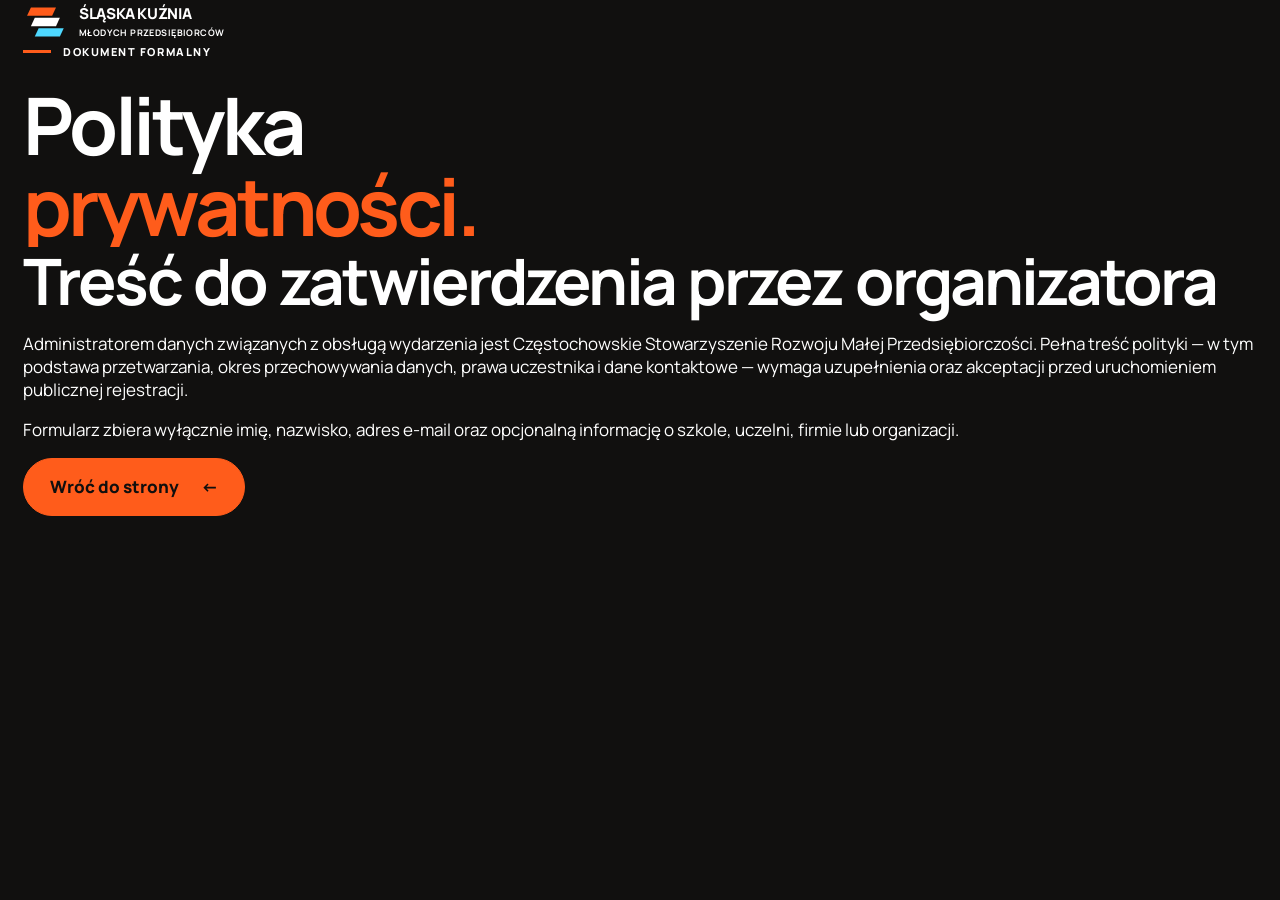
<file: polityka-prywatnosci.html>
<!doctype html><html lang="pl"><head><meta charset="utf-8"><meta name="viewport" content="width=device-width, initial-scale=1"><meta name="robots" content="noindex"><title>Polityka prywatności — Śląska Kuźnia Młodych Przedsiębiorców</title><link rel="icon" type="image/svg+xml" href="assets/img/skmp-symbol-white.svg"><link rel="alternate icon" type="image/png" href="assets/img/favicon.png"><link rel="preconnect" href="https://fonts.googleapis.com"><link rel="preconnect" href="https://fonts.gstatic.com" crossorigin><link href="https://fonts.googleapis.com/css2?family=Manrope:wght@400;600;700;800&display=swap" rel="stylesheet"><link rel="stylesheet" href="assets/css/style.css"></head><body class="legal-page"><main><div class="container legal-wrap"><a class="brand" href="index.html" aria-label="Śląska Kuźnia Młodych Przedsiębiorców"><span class="brand-mark" aria-hidden="true"><img src="assets/img/skmp-symbol-white.svg" width="44" height="44" alt=""></span><span class="brand-name"><span class="brand-full">Śląska Kuźnia<br><b>Młodych Przedsiębiorców</b></span></span></a><p class="kicker kicker-light">Dokument formalny</p><h1>Polityka<br><em>prywatności.</em></h1><div class="legal-note"><h2>Treść do zatwierdzenia przez organizatora</h2><p>Administratorem danych związanych z obsługą wydarzenia jest Częstochowskie Stowarzyszenie Rozwoju Małej Przedsiębiorczości. Pełna treść polityki — w tym podstawa przetwarzania, okres przechowywania danych, prawa uczestnika i dane kontaktowe — wymaga uzupełnienia oraz akceptacji przed uruchomieniem publicznej rejestracji.</p><p>Formularz zbiera wyłącznie imię, nazwisko, adres e-mail oraz opcjonalną informację o szkole, uczelni, firmie lub organizacji.</p></div><a class="button" href="index.html#rejestracja">Wróć do strony <span aria-hidden="true">←</span></a></div></main></body></html>
</file>
<file: assets/css/style.css>
:root{
  --ink:#11100f;--ink-2:#181715;--paper:#f2eee7;--paper-2:#e8e1d6;--orange:#ff5c1b;--orange-deep:#d83a00;--cyan:#4ed8ff;--cream:#f7e7ca;--white:#fff;
  --line-dark:rgba(17,16,15,.17);--line:rgba(255,255,255,.18);--container:1880px;--pad:clamp(16px,1.8vw,34px);--radius:22px;--ease:cubic-bezier(.2,.7,.2,1);--section:clamp(76px,9vw,132px)
}
*,*:before,*:after{box-sizing:border-box}html{scroll-behavior:smooth;scroll-padding-top:88px}body{margin:0;background:var(--ink);color:#fff;font-family:"Manrope",Arial,sans-serif;-webkit-font-smoothing:antialiased;overflow-x:hidden}body.menu-open{overflow:hidden}img{display:block;max-width:100%}a{color:inherit;text-decoration:none}button,input{font:inherit}.container{width:min(var(--container),100%);margin-inline:auto;padding-inline:var(--pad)}.section{padding-block:var(--section);position:relative}.section-paper{background:var(--paper);color:var(--ink)}.skip-link{position:fixed;z-index:999;left:1rem;top:1rem;padding:.8rem 1rem;background:#fff;color:#000;transform:translateY(-150%)}.skip-link:focus{transform:none}.page-progress{position:fixed;z-index:100;top:0;left:0;right:0;height:3px}.page-progress span{display:block;width:100%;height:100%;background:linear-gradient(90deg,var(--orange),var(--cyan));transform:scaleX(0);transform-origin:left}.reveal{opacity:0;transform:translateY(42px);transition:opacity .8s var(--ease),transform .8s var(--ease)}.reveal.in-view{opacity:1;transform:none}.hero-reveal{opacity:0;transform:translateY(22px);animation:heroIn .9s var(--ease) forwards}.hero-reveal:nth-child(1){animation-delay:.1s}.hero-reveal:nth-child(3){animation-delay:.42s}.hero-reveal:nth-child(4){animation-delay:.54s}.event-card.hero-reveal{animation-delay:.65s}.hero-line{display:inline-block;transform:translateY(105%);animation:lineIn 1s var(--ease) forwards}.hero-line:nth-of-type(1){animation-delay:.18s}h1 em.hero-line{animation-delay:.28s}@keyframes heroIn{to{opacity:1;transform:none}}@keyframes lineIn{to{transform:none}}

.site-header{position:fixed;z-index:70;left:0;right:0;top:0;padding:22px 0;transition:.35s var(--ease)}.site-header.scrolled{padding:10px 0;background:rgba(17,16,15,.82);backdrop-filter:blur(16px);border-bottom:1px solid var(--line)}.nav-wrap{display:flex;align-items:center;gap:28px}.brand{display:flex;align-items:center;gap:12px;margin-right:auto}.brand-mark{width:38px;height:38px;display:grid;gap:3px;transform:skew(-12deg);flex:0 0 auto}.brand-mark i{display:block;background:var(--orange)}.brand-mark i:nth-child(2){margin-left:7px;background:#fff}.brand-mark i:nth-child(3){margin-left:14px;background:var(--cyan)}.brand-name{font-weight:800;text-transform:uppercase;letter-spacing:-.04em}.brand-full{display:block;font-size:13px;line-height:.92;white-space:nowrap}.brand-full b{font-size:8px;letter-spacing:.045em}.brand-short{display:none}.desktop-nav{display:flex;gap:clamp(14px,1.6vw,26px);font-size:12px;font-weight:700}.desktop-nav a{position:relative;padding:8px 0}.desktop-nav a:after{content:"";position:absolute;left:0;right:100%;bottom:0;height:2px;background:var(--orange);transition:.3s var(--ease)}.desktop-nav a:hover:after,.desktop-nav a:focus-visible:after{right:0}.button{display:inline-flex;align-items:center;justify-content:center;gap:1.4rem;min-height:58px;padding:0 26px;border:1px solid var(--orange);background:var(--orange);color:#100f0e;font-weight:800;border-radius:999px;transition:.3s var(--ease);cursor:pointer}.button:hover,.button:focus-visible{background:#fff;border-color:#fff;transform:translateY(-2px)}.button span:last-child{transition:transform .3s var(--ease)}.button:hover span:last-child{transform:translate(3px,-3px)}.button-small{min-height:46px;padding:0 20px;font-size:13px;gap:.8rem}.button-dark{background:var(--ink);border-color:var(--ink);color:#fff}.button-disabled{opacity:.5;cursor:not-allowed}.menu-toggle{display:none;background:none;border:0;color:#fff;width:42px;height:42px;z-index:82;cursor:pointer}.menu-toggle span{display:block;height:2px;background:currentColor;margin:7px;transition:.35s var(--ease)}.menu-toggle[aria-expanded="true"] span:first-child{transform:translateY(4.5px) rotate(45deg)}.menu-toggle[aria-expanded="true"] span:last-child{transform:translateY(-4.5px) rotate(-45deg)}.mobile-menu{position:fixed;z-index:65;inset:0;background:var(--ink);padding:110px var(--pad) 34px;display:flex;flex-direction:column;visibility:hidden;opacity:0;transform:translateY(-12px);transition:.4s var(--ease)}.mobile-menu.open{visibility:visible;opacity:1;transform:none}.mobile-menu nav{display:grid}.mobile-menu nav a{border-bottom:1px solid var(--line);padding:12px 0;font-size:clamp(24px,6vw,36px);font-weight:700;letter-spacing:-.04em}.mobile-menu nav a span{display:inline-block;width:34px;color:var(--orange);font-size:9px;letter-spacing:.1em}.mobile-menu>.button{margin-top:auto}.mobile-menu>p{font-size:11px;color:rgba(255,255,255,.55);text-align:center;margin:18px 0 0}

.hero{min-height:100svh;position:relative;overflow:hidden;display:flex;flex-direction:column;isolation:isolate}.hero-media{position:absolute;inset:-5% 0;background-image:linear-gradient(90deg,rgba(10,9,9,.98) 0%,rgba(10,9,9,.66) 43%,rgba(10,9,9,.06) 76%),linear-gradient(0deg,rgba(10,9,9,.8),transparent 44%),url("../img/hero-event.webp");background-size:cover;background-position:center;will-change:transform}.hero-grid{position:absolute;inset:0;opacity:.13;background-image:linear-gradient(rgba(255,255,255,.12) 1px,transparent 1px),linear-gradient(90deg,rgba(255,255,255,.12) 1px,transparent 1px);background-size:64px 64px;mask-image:linear-gradient(to bottom,#000,transparent 77%)}.hero:after{content:"";position:absolute;z-index:-1;width:40vw;height:40vw;left:-12vw;top:44%;background:var(--orange);filter:blur(130px);opacity:.22;border-radius:50%}.hero-inner{position:relative;z-index:2;flex:1;display:grid;grid-template-columns:8fr 4fr;gap:clamp(40px,5vw,86px);align-items:end;padding-top:150px;padding-bottom:132px}.eyebrow,.kicker{display:flex;align-items:center;gap:12px;margin:0 0 26px;font-size:11px;font-weight:800;letter-spacing:.14em;text-transform:uppercase}.eyebrow span{width:34px;height:3px;background:var(--orange)}.kicker:before{content:"";width:28px;height:3px;background:var(--orange)}.kicker-light{color:#fff}.kicker-dark{color:var(--ink)}h1,h2,h3,p{overflow-wrap:break-word}h1{margin:0;font-size:clamp(56px,6.2vw,96px);line-height:.91;letter-spacing:-.065em;max-width:1040px;overflow:hidden}h1 em,h2 em{font-style:normal;color:var(--orange)}h2{font-size:clamp(40px,5vw,68px);line-height:.98;letter-spacing:-.06em;margin:0}h3{letter-spacing:-.035em}.hero-lead{font-size:clamp(18px,2vw,27px);font-weight:600;margin:28px 0 38px;max-width:660px}.hero-actions{display:flex;align-items:center;gap:28px}.text-link{display:inline-flex;align-items:center;gap:20px;font-size:13px;font-weight:800;border-bottom:1px solid currentColor;padding:14px 0}.event-card{align-self:center;margin-top:100px;border:1px solid rgba(255,255,255,.25);background:rgba(17,16,15,.55);backdrop-filter:blur(18px);padding:30px;border-radius:var(--radius)}.event-card-label{margin:0 0 28px;font-size:24px;font-weight:800;line-height:1.05}.event-card dl{margin:0}.event-card dl div{display:grid;grid-template-columns:90px 1fr;gap:10px;border-top:1px solid var(--line);padding:15px 0}.event-card dt{text-transform:uppercase;letter-spacing:.08em;font-size:9px;color:rgba(255,255,255,.55);font-weight:800}.event-card dd{margin:0;font-size:13px;font-weight:700}.countdown{position:absolute;z-index:3;bottom:0;left:50%;transform:translateX(-50%);display:grid;grid-template-columns:2fr repeat(4,1fr);align-items:stretch}.countdown>p,.countdown>div{margin:0;padding:18px 24px;border-top:1px solid var(--line);border-right:1px solid var(--line);background:rgba(17,16,15,.72);backdrop-filter:blur(12px)}.countdown>p{display:flex;align-items:center;text-transform:uppercase;font-size:10px;font-weight:800;letter-spacing:.15em}.countdown>div{display:flex;align-items:baseline;gap:7px}.countdown strong{font-size:30px;letter-spacing:-.05em}.countdown span{font-size:9px;text-transform:uppercase;color:rgba(255,255,255,.55)}

.section-head{max-width:1240px;margin-bottom:clamp(48px,6vw,82px)}.section-head.split{max-width:none;display:grid;grid-template-columns:7fr 5fr;align-items:end;gap:clamp(40px,5vw,90px)}.section-head.split>p{font-size:17px;line-height:1.65;max-width:430px;margin:0 0 8px}.about{padding-bottom:84px}.about-grid{display:grid;grid-template-columns:5fr 7fr;gap:clamp(44px,6vw,100px);align-items:start}.about-intro{font-size:clamp(17px,1.6vw,21px);line-height:1.65}.about-intro p:first-child{font-weight:700}.about-intro p:last-child{color:#55514b}.pillars{border-top:1px solid var(--line-dark)}.pillar{display:grid;grid-template-columns:48px 1.2fr 1fr;gap:22px;padding:25px 0;border-bottom:1px solid var(--line-dark);align-items:baseline}.pillar>span{font-size:10px;color:var(--orange);font-weight:800}.pillar strong{font-size:clamp(25px,3vw,40px);letter-spacing:-.045em}.pillar p{font-size:13px;line-height:1.55;color:#5d5851;margin:0}.audience{padding:70px 0 100px;overflow:hidden}.audience-top{display:grid;grid-template-columns:2fr 6fr 4fr;align-items:end;gap:40px;margin-bottom:66px}.audience-top .kicker{align-self:start}.audience-top>p:last-child{margin:0 0 5px;line-height:1.65;font-size:16px}.marquee{border-block:1px solid var(--line-dark);overflow:hidden}.marquee-track{display:flex;width:max-content;align-items:center;gap:28px;padding:22px 0;animation:marquee 28s linear infinite}.marquee span{font-size:clamp(22px,3vw,38px);font-weight:800;letter-spacing:-.04em;white-space:nowrap}.marquee i{font-style:normal;color:var(--orange);font-size:18px}@keyframes marquee{to{transform:translateX(-50%)}}


.program{background:var(--ink);color:#fff}.program-layout{display:grid;grid-template-columns:4fr 8fr;gap:clamp(50px,8vw,110px);align-items:start}.program-sticky{position:sticky;top:130px}.program-sticky h2{margin-bottom:26px}.program-sticky>p:not(.kicker){max-width:390px;color:rgba(255,255,255,.65);line-height:1.65;margin:0 0 28px}.timeline{list-style:none;margin:0;padding:0;position:relative}.timeline:before,.timeline:after{content:"";position:absolute;left:111px;top:10px;bottom:10px;width:2px}.timeline:before{background:var(--line)}.timeline:after{background:linear-gradient(var(--orange),var(--cyan));transform-origin:top;transform:scaleY(var(--timeline-progress,0));transition:transform .1s linear}.timeline-item{position:relative;display:grid;grid-template-columns:86px 1fr;gap:52px;padding:0 0 56px}.timeline-item:before{content:"";position:absolute;left:106px;top:6px;width:12px;height:12px;background:var(--ink);border:3px solid var(--orange);border-radius:50%;z-index:2}.timeline-item time{font-size:13px;font-weight:800;color:var(--cream);padding-top:4px}.timeline-item>div{border-top:1px solid var(--line);padding-top:20px}.timeline-item h3{font-size:clamp(22px,2.5vw,34px);line-height:1.1;margin:13px 0 12px}.timeline-item p{color:rgba(255,255,255,.58);font-size:14px;line-height:1.6;margin:0;max-width:620px}.timeline-item a{display:inline-flex;gap:20px;margin-top:22px;font-size:12px;font-weight:800;border-bottom:1px solid currentColor;padding-bottom:4px}.timeline-item.featured>div{border:1px solid rgba(255,92,27,.42);padding:26px;border-radius:16px;background:linear-gradient(135deg,rgba(255,92,27,.12),transparent 60%)}.timeline-item.compact{padding-bottom:40px}.timeline-item.compact h3{font-size:22px}.tag{display:inline-flex;border:1px solid rgba(255,255,255,.32);border-radius:999px;padding:5px 9px;text-transform:uppercase;letter-spacing:.08em;font-size:8px;font-weight:800}.tag-orange{color:var(--orange);border-color:currentColor}.tag-cyan{color:var(--cyan);border-color:currentColor}.tag-cream{color:var(--cream);border-color:currentColor}

.panel{overflow:hidden}.panel-one{background:var(--orange);color:var(--ink)}.panel-two{background:var(--cyan);color:var(--ink)}.panel-heading{display:grid;grid-template-columns:3fr 7fr 2fr;gap:28px;align-items:end;padding-bottom:50px;border-bottom:1px solid rgba(17,16,15,.35);min-width:0}.panel-heading>*{min-width:0;max-width:100%}.panel-heading h2{font-size:clamp(58px,8vw,110px);line-height:.83}.panel-heading h2 em{color:inherit}.panel-number{align-self:start;text-transform:uppercase;font-weight:800;font-size:11px;letter-spacing:.13em}.panel-number span{display:block;margin-top:10px;color:rgba(17,16,15,.55)}.panel-subtitle{font-weight:800;line-height:1.35}.panel-content{display:grid;grid-template-columns:5fr 7fr;gap:clamp(50px,8vw,120px);padding-top:60px}.panel-lead{font-size:clamp(21px,2.3vw,31px);line-height:1.35;font-weight:600;margin:0}.topic-list{border-top:1px solid rgba(17,16,15,.3)}.topic{display:grid;grid-template-columns:50px 1fr;gap:20px;padding:20px 0;border-bottom:1px solid rgba(17,16,15,.3)}.topic>span{font-size:10px;font-weight:800}.topic h3{font-size:25px;margin:0 0 6px}.topic p{margin:0;color:rgba(17,16,15,.65);font-size:14px}.panel-note{margin:76px 0 0;padding-top:20px;border-top:1px solid rgba(17,16,15,.3);font-size:12px;font-weight:800;text-transform:uppercase;letter-spacing:.1em}

.workshop{background:var(--cream);color:var(--ink)}.workshop-head{display:grid;grid-template-columns:3fr 6fr 3fr;gap:32px;align-items:end;margin-bottom:80px}.workshop-head h2{font-size:clamp(52px,7vw,95px);line-height:.9}.workshop-head>p:last-child{font-size:16px;line-height:1.6;margin:0}.process{list-style:none;padding:0;margin:0;display:grid;grid-template-columns:repeat(5,1fr);border-top:1px solid var(--line-dark);border-bottom:1px solid var(--line-dark)}.process li{min-height:190px;padding:22px;border-right:1px solid var(--line-dark);display:flex;flex-direction:column;justify-content:space-between;position:relative}.process li:last-child{border-right:0}.process li:not(:last-child):after{content:"→";position:absolute;right:-13px;top:50%;z-index:2;width:26px;height:26px;display:grid;place-items:center;background:var(--cream);font-weight:800}.process span{font-size:9px;color:var(--orange);font-weight:800}.process strong{font-size:clamp(18px,2.3vw,30px);letter-spacing:-.045em}.workshop-outcome{margin-top:56px;display:grid;grid-template-columns:3fr 9fr;gap:40px}.workshop-outcome p{font-size:12px;text-transform:uppercase;letter-spacing:.13em;font-weight:800;margin:0}.workshop-outcome strong{max-width:780px;font-size:clamp(20px,2.5vw,31px);line-height:1.4}

.experts .section-head{margin-bottom:70px}.experts-intro{display:grid;justify-items:start;gap:24px}.experts-intro>p{font-size:17px;line-height:1.65;max-width:430px;margin:0}.carousel-controls{display:flex;align-items:center;gap:12px}.carousel-controls span{margin:0 5px;font-size:9px;font-weight:800;letter-spacing:.15em;text-transform:uppercase}.carousel-controls button{width:50px;height:50px;border:1px solid var(--ink);border-radius:50%;background:transparent;color:var(--ink);font-size:21px;cursor:pointer;transition:.25s var(--ease)}.carousel-controls button:hover,.carousel-controls button:focus-visible{background:var(--orange);border-color:var(--orange);transform:translateY(-2px)}.carousel-controls button:disabled{opacity:.28;cursor:not-allowed;transform:none;background:transparent;border-color:var(--ink)}.experts-grid{display:grid;grid-auto-flow:column;grid-auto-columns:calc((100% - 56px)/3);gap:28px;overflow-x:auto;scroll-snap-type:x mandatory;scroll-behavior:smooth;scrollbar-width:none;overscroll-behavior-inline:contain;padding-bottom:20px}.experts-grid::-webkit-scrollbar{display:none}.expert-placeholder{position:relative;min-width:0;scroll-snap-align:start}.portrait-placeholder{aspect-ratio:4/5;background:var(--ink);position:relative;overflow:hidden;border-radius:2px}.portrait-placeholder:before{content:"";position:absolute;width:85%;height:85%;border:1px solid rgba(255,255,255,.13);border-radius:50%;top:24%;left:30%}.portrait-placeholder:after{content:"";position:absolute;width:66%;height:66%;background:var(--orange);filter:blur(80px);border-radius:50%;left:-30%;bottom:-20%;opacity:.7}.expert-placeholder:nth-child(2) .portrait-placeholder:after,.expert-placeholder:nth-child(5) .portrait-placeholder:after{background:var(--cyan);left:58%;bottom:30%}.expert-placeholder:nth-child(3) .portrait-placeholder:after,.expert-placeholder:nth-child(6) .portrait-placeholder:after{background:var(--cream);left:15%;bottom:50%}.expert-placeholder:nth-child(4) .portrait-placeholder:after{background:var(--orange);left:45%;bottom:-18%}.portrait-placeholder span{position:absolute;z-index:2;top:24px;left:24px;color:#fff;font-size:11px;letter-spacing:.12em}.portrait-placeholder i{position:absolute;z-index:2;left:50%;top:50%;width:36%;aspect-ratio:1;border:1px solid rgba(255,255,255,.55);border-radius:50%;transform:translate(-50%,-65%)}.portrait-placeholder i:after{content:"";position:absolute;width:170%;height:100%;left:-35%;top:110%;border:1px solid rgba(255,255,255,.55);border-radius:50% 50% 0 0}.expert-copy{padding:22px 0;border-bottom:1px solid var(--line-dark)}.expert-copy p{font-size:9px;text-transform:uppercase;letter-spacing:.12em;color:var(--orange);font-weight:800;margin:0 0 8px}.expert-copy h3{font-size:23px;margin:0 0 5px}.expert-copy>span{font-size:13px;color:#655f57}.expert-placeholder:hover .portrait-placeholder{transform:translateY(-6px)}.portrait-placeholder{transition:.5s var(--ease)}

.networking{position:relative;min-height:min(92vh,900px);display:flex;align-items:end;padding:var(--pad);overflow:hidden}.networking picture,.networking img{position:absolute;inset:0;width:100%;height:100%}.networking img{object-fit:cover}.networking:after{content:"";position:absolute;inset:0;background:linear-gradient(90deg,rgba(17,16,15,.93),rgba(17,16,15,.45) 55%,rgba(17,16,15,.06)),linear-gradient(0deg,rgba(17,16,15,.6),transparent 50%)}.networking-copy{position:relative;z-index:2;max-width:720px;margin:0 0 5vw 4vw}.networking-copy h2{font-size:clamp(45px,6vw,82px)}.networking-copy p:last-child{max-width:570px;font-size:17px;line-height:1.7;color:rgba(255,255,255,.72);margin-top:28px}.mid-cta{background:var(--orange);color:var(--ink);padding:clamp(80px,11vw,160px) 0;text-align:center}.mid-cta h2{font-size:clamp(54px,8vw,110px);margin-bottom:42px}.mid-cta h2 em{color:inherit}.mid-cta .kicker{justify-content:center}

.registration{background:var(--ink);color:#fff}.registration-grid{display:grid;grid-template-columns:5fr 7fr;gap:clamp(60px,9vw,130px)}.registration-copy{position:sticky;top:130px;align-self:start}.registration-copy>p:not(.kicker){color:rgba(255,255,255,.6);line-height:1.7;max-width:420px;margin:28px 0 50px}.registration-copy dl{margin:0}.registration-copy dl div{display:grid;grid-template-columns:90px 1fr;padding:13px 0;border-top:1px solid var(--line)}.registration-copy dt{text-transform:uppercase;font-size:9px;letter-spacing:.1em;color:rgba(255,255,255,.45);font-weight:800}.registration-copy dd{margin:0;font-size:13px;font-weight:700}.registration-form{background:var(--paper);color:var(--ink);padding:clamp(25px,4vw,52px);border-radius:var(--radius)}.registration-form label{display:block;font-size:12px;font-weight:800;margin-bottom:26px}.registration-form label small{float:right;color:#766f66;font-weight:500}.registration-form input{width:100%;border:0;border-bottom:1px solid #aaa197;background:transparent;padding:13px 0 11px;border-radius:0;outline:0;font-size:18px}.registration-form input:focus{border-color:var(--orange);box-shadow:0 2px 0 var(--orange)}.registration-form input.invalid{border-color:#b42500}.field-error{display:block;color:#b42500;font-size:10px;margin-top:6px;min-height:14px}.form-row{display:grid;grid-template-columns:1fr 1fr;gap:24px}.form-legal{font-size:11px;line-height:1.6;color:#69625a;margin:0 0 24px}.form-legal a{text-decoration:underline}.form-submit{border:0;min-width:210px}.form-submit.loading{pointer-events:none}.spinner{display:none;width:16px;height:16px;border:2px solid rgba(17,16,15,.35);border-top-color:var(--ink);border-radius:50%;animation:spin .7s linear infinite}.form-submit.loading .spinner{display:block}.form-submit.loading .button-label{display:none}@keyframes spin{to{transform:rotate(360deg)}}.form-status{margin-top:22px;font-size:13px;line-height:1.5}.form-status.success{border-left:3px solid #228348;padding:12px 15px;background:#e6f4e8}.form-status.error{border-left:3px solid #b42500;padding:12px 15px;background:#fbe8e3}.hp-field{position:absolute!important;left:-9999px!important}

.organizer-grid{display:grid;grid-template-columns:7fr 5fr;gap:26px}.org-card{min-height:290px;background:var(--ink);color:#fff;padding:32px;display:flex;flex-direction:column;justify-content:space-between;border-radius:2px}.org-card-alt{background:var(--orange);color:var(--ink)}.org-card p{text-transform:uppercase;font-size:9px;letter-spacing:.13em;font-weight:800;margin:0}.org-card h3{font-size:clamp(22px,3vw,37px);line-height:1.15;margin:40px 0}.org-card>span{font-size:11px;font-weight:800;letter-spacing:.16em}.partners-ready{display:flex;justify-content:space-between;gap:30px;margin-top:60px;padding-top:22px;border-top:1px solid var(--line-dark);font-size:12px}.partners-ready p,.partners-ready span{margin:0}.partners-ready span{color:#777068}.place{background:var(--ink);color:#fff}.place-grid{display:grid;grid-template-columns:4fr 8fr;gap:clamp(50px,7vw,100px);align-items:center}.place-copy>p:not(.kicker){color:rgba(255,255,255,.6);line-height:1.7;margin:30px 0}.place-meta{display:flex;gap:22px;font-size:12px;font-weight:800;padding:20px 0;margin-bottom:25px;border-block:1px solid var(--line)}.map-wrap{height:620px;position:relative;background:var(--ink-2);overflow:hidden;border-radius:var(--radius)}.map-wrap iframe{border:0;width:100%;height:100%;filter:grayscale(1) contrast(1.05) invert(.9);opacity:.8}.map-label{position:absolute;left:24px;bottom:24px;background:var(--orange);color:var(--ink);padding:15px 22px;display:grid}.map-label strong{font-size:18px}.map-label span{font-size:11px}.faq-grid{display:grid;grid-template-columns:4fr 8fr;gap:clamp(50px,8vw,120px);align-items:start}.faq-head{position:sticky;top:130px}.faq-head>p:last-child{color:#655f57;line-height:1.6;margin-top:28px}.accordion{border-top:1px solid var(--line-dark)}.accordion details{border-bottom:1px solid var(--line-dark)}.accordion summary{list-style:none;cursor:pointer;padding:26px 50px 26px 0;font-size:clamp(17px,2vw,24px);font-weight:700;position:relative}.accordion summary::-webkit-details-marker{display:none}.accordion summary span:before,.accordion summary span:after{content:"";position:absolute;right:4px;top:50%;width:20px;height:2px;background:var(--ink);transition:.3s}.accordion summary span:after{transform:rotate(90deg)}.accordion details[open] summary span:after{transform:rotate(0)}.accordion details p{max-width:680px;color:#5f5952;line-height:1.7;margin:0;padding:0 55px 28px 0;font-size:15px}

.final-cta{min-height:78vh;display:grid;place-items:center;text-align:center;position:relative;overflow:hidden;background:var(--ink)}.final-cta .container{position:relative;z-index:2}.final-cta h2{font-size:clamp(60px,9vw,124px);margin:0 0 46px}.final-cta .kicker{justify-content:center}.final-orb{position:absolute;width:min(58vw,760px);aspect-ratio:1;border-radius:50%;background:radial-gradient(circle at 38% 35%,#ffb060,var(--orange) 24%,#6f1900 62%,#11100f 70%);filter:blur(1px);opacity:.42;box-shadow:0 0 150px rgba(255,92,27,.32);animation:orb 9s ease-in-out infinite alternate}@keyframes orb{to{transform:translateY(-20px) scale(1.04)}}.after-event{display:none;background:var(--ink);color:#fff}.after-grid{display:grid;grid-template-columns:7fr 5fr;gap:45px;align-items:center}.after-grid img{aspect-ratio:3/2;object-fit:cover}.after-grid h3{font-size:38px;margin:0 0 18px}.after-grid p{color:rgba(255,255,255,.65);line-height:1.7;margin-bottom:30px}body[data-event-mode="after"] .pre-event{display:none!important}body[data-event-mode="after"] .after-event{display:block}body[data-event-mode="after"] .signup-link{display:none!important}

.site-footer{background:#090908;color:#fff;padding:70px 0 30px;border-top:1px solid var(--line)}.footer-top{display:grid;grid-template-columns:4fr 8fr;align-items:start;padding-bottom:55px;border-bottom:1px solid var(--line)}.footer-top p{margin:0;max-width:520px;font-size:20px;font-weight:700;line-height:1.45}.footer-links{display:grid;grid-template-columns:4fr 8fr;padding:42px 0 65px}.footer-links div{display:flex;flex-direction:column;gap:12px;font-size:13px}.footer-links a:hover{text-decoration:underline}.footer-bottom{border-top:1px solid var(--line);padding-top:24px;display:grid;grid-template-columns:3fr 7fr 2fr;gap:20px;font-size:9px;text-transform:uppercase;letter-spacing:.08em;color:rgba(255,255,255,.48)}.footer-bottom a{text-align:right}.mobile-sticky{display:none}

@media(max-width:1100px){.desktop-nav{display:none}.menu-toggle{display:block}.site-header .button-small{margin-left:auto}.hero-inner{grid-template-columns:1fr}.event-card{display:none}.audience-top{grid-template-columns:1fr 2fr}.audience-top>p:last-child{grid-column:2}.panel-heading{grid-template-columns:2fr 8fr 2fr}.workshop-head{grid-template-columns:3fr 6fr 3fr}.program-layout{grid-template-columns:5fr 7fr}.experts-grid{grid-auto-columns:calc((100% - 18px)/2.15);gap:18px}}
@media(max-width:900px){.section-head.split,.about-grid,.program-layout,.panel-content,.registration-grid,.place-grid,.faq-grid{grid-template-columns:1fr}.program-sticky,.registration-copy,.faq-head{position:static}.program-sticky{margin-bottom:40px}.panel-heading{grid-template-columns:1fr}.panel-heading h2{font-size:clamp(55px,12vw,92px)}.panel-subtitle{margin-bottom:0}.workshop-head{grid-template-columns:1fr 2fr}.workshop-head>p:last-child{grid-column:2}.process{grid-template-columns:1fr}.process li{min-height:90px;border-right:0;border-bottom:1px solid var(--line-dark);flex-direction:row;align-items:center}.process li:last-child{border-bottom:0}.process li:not(:last-child):after{content:"↓";right:50%;top:auto;bottom:-13px}.organizer-grid{grid-template-columns:1fr 1fr}.place-copy{max-width:570px}.map-wrap{height:500px}.experts-grid{grid-auto-columns:72vw;margin-inline:calc(var(--pad)*-1);padding:0 var(--pad) 18px}.expert-placeholder{scroll-snap-align:center}.footer-top,.footer-links{grid-template-columns:1fr;gap:35px}.footer-bottom{grid-template-columns:1fr 2fr 1fr}.registration-copy dl{max-width:500px}}
@media(max-width:720px){:root{--section:68px}.site-header{padding:14px 0}.site-header .button-small{display:none}.brand-mark{width:32px;height:32px}.brand-name{font-size:12px}.hero{min-height:780px}.hero-media{background-image:linear-gradient(180deg,rgba(10,9,9,.32),rgba(10,9,9,.18) 28%,rgba(10,9,9,.96) 69%),url("../img/hero-event.webp");background-position:63% center}.hero-grid{background-size:38px 38px}.hero-inner{align-items:end;padding-top:110px;padding-bottom:145px}h1{font-size:clamp(43px,12.5vw,58px)}h2{font-size:clamp(38px,11vw,54px)}.hero-lead{margin:22px 0 28px;max-width:330px}.hero-actions{align-items:flex-start;flex-direction:column;gap:8px}.button{min-height:54px}.countdown{grid-template-columns:repeat(4,1fr);padding-inline:0;width:100%}.countdown>p{display:none}.countdown>div{padding:14px 7px;display:block;text-align:center}.countdown strong{display:block;font-size:24px}.countdown span{font-size:7px}.eyebrow{font-size:9px}.section-head{margin-bottom:42px}.section-head h2 br{display:none}.about{padding-bottom:50px}.about-grid{gap:40px}.about-intro{font-size:17px}.pillar{grid-template-columns:34px 1fr}.pillar p{grid-column:2}.audience{padding:45px 0 70px}.audience-top{grid-template-columns:1fr;gap:10px;margin-bottom:42px}.audience-top>p:last-child{grid-column:auto;margin-top:16px}.marquee-track{gap:18px;padding:16px 0}.photo-break{height:68vh;min-height:500px}.photo-break img{object-position:66% center}.photo-caption{bottom:28px}.photo-caption p{font-size:20px;line-height:1.6}.photo-caption span{padding:0 .12em}.program-sticky h2 br{display:none}.timeline:before,.timeline:after{left:7px}.timeline-item{grid-template-columns:1fr;gap:12px;padding:0 0 45px 34px}.timeline-item:before{left:2px;top:5px}.timeline-item time{font-size:12px}.timeline-item.featured>div{padding:20px}.timeline-item h3{font-size:23px}.panel-heading{padding-bottom:34px}.panel-heading h2{font-size:clamp(50px,15vw,70px);line-height:.9}.panel-heading h2 br{display:none}.panel-content{padding-top:38px;gap:38px}.panel-lead{font-size:21px}.panel-note{margin-top:45px;line-height:1.5}.workshop-head{grid-template-columns:1fr;margin-bottom:48px}.workshop-head>p:last-child{grid-column:auto}.workshop-head h2{font-size:clamp(50px,14vw,68px)}.process li{padding:18px;min-height:76px}.process strong{font-size:22px}.workshop-outcome{grid-template-columns:1fr;gap:15px;margin-top:40px}.workshop-outcome strong{font-size:20px}.section-head.split{gap:24px}.section-head.split>p{font-size:15px}.experts-grid{grid-template-columns:repeat(3,87vw)}.networking{min-height:760px;align-items:end;padding:20px}.networking img{object-position:49% center}.networking:after{background:linear-gradient(0deg,rgba(17,16,15,.96) 5%,rgba(17,16,15,.38) 67%,rgba(17,16,15,.08))}.networking-copy{margin:0 0 35px}.networking-copy h2{font-size:42px}.networking-copy p:last-child{font-size:15px}.mid-cta{padding:78px 0}.mid-cta h2{font-size:52px}.registration-grid{gap:50px}.registration-form{padding:24px 20px}.form-row{grid-template-columns:1fr;gap:0}.organizer-grid{grid-template-columns:1fr}.org-card{min-height:240px}.partners-ready{display:block}.partners-ready span{display:block;margin-top:12px}.map-wrap{height:430px}.accordion summary{padding:22px 40px 22px 0;font-size:17px}.accordion details p{padding-right:0}.final-cta{min-height:680px}.final-cta h2{font-size:58px}.footer-top p{font-size:16px}.footer-bottom{grid-template-columns:1fr;gap:14px}.footer-bottom a{text-align:left}.mobile-sticky{display:flex;position:fixed;z-index:55;bottom:12px;left:20px;right:20px;justify-content:space-between;background:var(--orange);color:var(--ink);border-radius:999px;padding:15px 22px;font-size:13px;font-weight:800;box-shadow:0 12px 40px rgba(0,0,0,.3);transform:translateY(120%);transition:.4s var(--ease)}.mobile-sticky.visible{transform:none}.site-footer{padding-bottom:100px}.after-grid{grid-template-columns:1fr}}
@media(max-width:390px){.hero{min-height:730px}.hero-inner{padding-bottom:132px}.hero-lead{font-size:17px}.countdown strong{font-size:21px}.countdown>div{padding-inline:3px}.panel-heading h2{font-size:47px}.final-cta h2{font-size:50px}.registration-form{padding-inline:17px}}

@media(max-width:720px){.brand-full{display:none}.brand-short{display:block;font-size:15px;line-height:1;letter-spacing:.04em}.photo-break{height:720px;min-height:0}.photo-caption{bottom:20px}.event-path{grid-template-columns:1fr;min-height:0;padding:8px 18px;border-radius:16px}.event-path li{grid-template-columns:38px 1fr;align-items:center;gap:0;min-height:52px;padding:0;border-bottom:1px solid rgba(255,255,255,.13)}.event-path li:last-child{border-bottom:0}.event-path li:not(:last-child):after{content:"↓";right:3px;top:auto;bottom:-11px;transform:none;font-size:16px;background:var(--ink);padding:0 5px}.event-path strong{font-size:19px}.experts .section-head{margin-bottom:44px}.experts-intro{gap:18px}.experts-intro>p{font-size:15px}.carousel-controls button{width:46px;height:46px}.experts-grid{grid-template-columns:none;grid-auto-columns:86vw}.expert-placeholder{scroll-snap-align:center}}
.calendar-links{display:flex;flex-wrap:wrap;gap:8px;margin-top:28px}.calendar-links>span{width:100%;font-size:9px;text-transform:uppercase;letter-spacing:.12em;color:rgba(255,255,255,.48);font-weight:800;margin-bottom:5px}.calendar-links a{border:1px solid var(--line);border-radius:999px;padding:8px 12px;font-size:10px;font-weight:800}.calendar-links a:hover,.calendar-links a:focus-visible{background:#fff;color:var(--ink)}

/* Czytelniejsza typografia i mocniejsza nawigacja. */
body{font-size:17px}.site-header{padding:14px 0;background:transparent}.site-header.scrolled{padding:7px 0;background:transparent;backdrop-filter:none;border-bottom:0}.nav-wrap{position:relative;isolation:isolate;min-height:72px;padding-block:10px;padding-inline:calc(var(--pad) + 18px)}.nav-wrap:before{content:"";position:absolute;z-index:0;inset:0 var(--pad);border:1px solid rgba(255,255,255,.24);border-radius:999px;background:rgba(12,11,10,.74);box-shadow:0 12px 38px rgba(0,0,0,.2),inset 0 1px 0 rgba(255,255,255,.08);backdrop-filter:blur(22px);transition:.35s var(--ease)}.nav-wrap>*{position:relative;z-index:1}.site-header.scrolled .nav-wrap:before{background:rgba(12,11,10,.94);border-color:rgba(255,92,27,.44);box-shadow:0 15px 42px rgba(0,0,0,.34),0 0 0 1px rgba(255,92,27,.08)}.brand-full{font-size:14px}.brand-full b{font-size:9px}.desktop-nav{gap:clamp(16px,1.55vw,28px);font-size:13px}.desktop-nav a{padding:11px 0}.desktop-nav a:after{height:3px;border-radius:999px}.menu-toggle{border:1px solid rgba(255,255,255,.23);border-radius:50%;background:rgba(255,255,255,.06)}.about-intro{font-size:clamp(18px,1.65vw,22px)}.pillar p,.timeline-item p,.topic p,.accordion details p{font-size:15px}.audience-top>p:last-child,.workshop-head>p:last-child,.registration-copy>p:not(.kicker),.place-copy>p:not(.kicker){font-size:17px}.experts-intro>p,.networking-copy p:last-child{font-size:18px}.expert-copy>span,.registration-copy dd,.footer-links div{font-size:14px}

@media(max-width:720px){body{font-size:16.5px}.site-header,.site-header.scrolled{padding:8px 0}.nav-wrap{min-height:62px;padding-block:7px;padding-inline:calc(var(--pad) + 12px)}.nav-wrap:before{border-radius:20px}.experts-intro>p,.networking-copy p:last-child{font-size:16px}.about-intro{font-size:18px}.pillar p,.timeline-item p,.topic p,.accordion details p{font-size:15px}}

/* Wyraźniejsze sekcje i pełna skala na dużych ekranach. */
.brand-mark{width:44px;height:44px}.brand-full{font-size:18px;line-height:.94}.brand-full b{font-size:11px}.desktop-nav{font-size:clamp(16px,1vw,19px);font-weight:800;gap:clamp(18px,1.4vw,28px)}.desktop-nav a{padding:14px 0}.button-small{font-size:16px;min-height:54px;padding-inline:24px}.about{background:var(--paper)}.audience{background:var(--paper-2);color:var(--ink);border-block:1px solid rgba(17,16,15,.14)}.program-sticky>p:not(.kicker){max-width:460px}.timeline-item p{max-width:860px}.footer-links a[href*="instagram"]{color:var(--orange);font-weight:800}.site-footer{padding-bottom:0}.funding-strip{margin-top:48px;padding:18px 0 14px;background:#fff;color:var(--ink);border-top:1px solid rgba(255,255,255,.15)}.funding-strip .container{display:grid;justify-items:center}.funding-strip img{width:min(100%,1200px);height:auto;opacity:.9}.funding-strip p{margin:8px 0 0;color:#57534e;font-size:11px;line-height:1.5;text-align:center}

@media(min-width:1101px){.nav-wrap{min-height:82px;padding-block:12px;padding-inline:calc(var(--pad) + 22px)}.program-layout{grid-template-columns:3fr 9fr;gap:clamp(46px,5vw,88px)}}
@media(min-width:901px) and (max-width:1100px){.program-layout{grid-template-columns:4fr 8fr}.brand-full{font-size:14px}.brand-full b{font-size:9px}}
@media(min-width:1281px){.nav-wrap{min-height:92px;padding-block:14px;padding-inline:calc(var(--pad) + 24px)}}
@media(max-width:1280px){.desktop-nav{display:none}.menu-toggle{display:block}.site-header .button-small{margin-left:auto}.brand-full{font-size:15px}.brand-full b{font-size:9px}}
@media(max-width:720px){.brand-mark{width:32px;height:32px}.brand-full{display:block;font-size:12px;line-height:.94;white-space:nowrap}.brand-full b{font-size:7px;letter-spacing:.035em}.brand-short{display:none}.funding-strip{margin-top:34px;padding:13px 0 92px}.funding-strip p{font-size:10px;padding-inline:4px}.site-footer{padding-bottom:0}}

/* Główny znak marki: równe belki, biała belka środkowa na ciemnym tle. */
.brand-mark{display:block;transform:none}
.brand-mark img{display:block;width:100%;height:100%;object-fit:contain}

/* Czytelniejsza typografia i większy znak w nawigacji. */
h1{line-height:1.02;letter-spacing:-.045em;word-spacing:.05em}
h2{line-height:1.06;letter-spacing:-.045em;word-spacing:.04em}
.panel-heading h2{line-height:1.02;letter-spacing:-.045em}
.workshop-head h2{line-height:1.04}
.brand-full{line-height:1.14;letter-spacing:-.025em}
.brand-full b{display:inline-block;line-height:1.2}
.site-header .brand-mark{width:52px;height:52px}
.site-header .brand-full{font-size:19px}
.site-header .brand-full b{font-size:12px;letter-spacing:.055em}
.desktop-nav a{line-height:1.3}
.hero-inner{grid-template-columns:9fr 3fr}
.hero-copy{grid-column:1;max-width:1060px}

@media(max-width:1280px){
  .site-header .brand-mark{width:46px;height:46px}
  .site-header .brand-full{font-size:16px;line-height:1.14}
  .site-header .brand-full b{font-size:10px}
  .hero-inner{grid-template-columns:1fr}
}

@media(max-width:720px){
  .site-header .brand-mark{width:38px;height:38px}
  .site-header .brand-full{font-size:13px;line-height:1.16}
  .site-header .brand-full b{font-size:8px;letter-spacing:.045em}
  .nav-wrap{min-height:68px}
  .section-head h2 br,.program-sticky h2 br,.panel-heading h2 br{display:block}
  h1{line-height:1.04;letter-spacing:-.035em}
  h2,.panel-heading h2,.workshop-head h2{line-height:1.08;letter-spacing:-.035em}
}

/* Karuzela panelistów: naturalne przewijanie dotykiem i przyciąganie kart. */
.experts-grid{
  -webkit-overflow-scrolling:touch;
  touch-action:pan-x pan-y pinch-zoom;
  scroll-padding-inline:var(--pad);
  cursor:grab;
}
.experts-grid:active{cursor:grabbing}
.expert-placeholder{scroll-snap-stop:always}

@media(pointer:coarse){
  .carousel-controls span{font-size:10px;letter-spacing:.1em}
  .experts-grid{padding-bottom:26px}
}

/* Zachowaj czytelny kontrast ciemnego przycisku po najechaniu i fokusu. */
.button-dark:hover,.button-dark:focus-visible{
  background:#fff;
  border-color:#fff;
  color:var(--ink);
}

/* Dyskretna informacja o współfinansowaniu z wyłącznie regionalnym znakiem. */
.funding-strip{padding:20px 0 18px}
.funding-strip .container{
  display:flex;
  align-items:center;
  justify-content:center;
  gap:clamp(24px,4vw,52px);
}
.regional-logo-crop{
  position:relative;
  flex:0 0 auto;
  width:min(330px,40vw);
  aspect-ratio:1.95;
  overflow:hidden;
}
.regional-logo-crop img{
  position:absolute;
  top:0;
  right:0;
  width:486%;
  max-width:none;
  height:auto;
  opacity:.92;
}
.funding-strip p{
  max-width:430px;
  margin:0;
  color:#57534e;
  font-size:12px;
  line-height:1.55;
  font-weight:600;
  text-align:left;
}

@media(max-width:720px){
  .funding-strip{padding:18px 0 92px}
  .funding-strip .container{flex-direction:column;gap:10px}
  .regional-logo-crop{width:min(270px,82vw)}
  .funding-strip p{max-width:320px;font-size:10.5px;text-align:center}
}

/* Logo centralnie, informacja spokojnie poniżej. */
.funding-strip .container{flex-direction:column;gap:18px}
.regional-logo-crop{margin-inline:auto}
.funding-strip p{margin:0 auto;text-align:center}

@media(max-width:720px){
  .funding-strip .container{gap:14px}
}

/* Gotowy oficjalny znak Województwa Śląskiego — bez kadrowania. */
.funding-strip .regional-logo{
  display:block;
  width:min(460px,72vw);
  height:auto;
  margin-inline:auto;
  opacity:.94;
}

@media(max-width:720px){
  .funding-strip .regional-logo{width:min(310px,86vw)}
}

/* Bardziej zwarta belka finansowania na każdym ekranie. */
.funding-strip{
  margin-top:24px;
  padding:12px 0 14px;
}
.funding-strip .container{gap:9px}
.funding-strip .regional-logo{width:min(340px,58vw)}
.funding-strip p{max-width:390px;font-size:11px}

@media(max-width:720px){
  .funding-strip{
    margin-top:18px;
    padding:10px 0 18px;
  }
  .funding-strip .container{gap:7px}
  .funding-strip .regional-logo{width:min(225px,68vw)}
  .funding-strip p{max-width:290px;font-size:9.5px;line-height:1.45}
}

/* Program jako osobna, ciemna sekcja bez bocznego boxu i kart. */
.program{
  background:var(--ink);
  color:#fff;
  border-top:1px solid rgba(255,255,255,.12);
}
.program-layout{display:block}
.program-sticky{
  position:static;
  display:grid;
  grid-template-columns:minmax(0,7fr) minmax(300px,5fr);
  column-gap:clamp(48px,8vw,130px);
  align-items:end;
  margin:0;
  padding:0 0 clamp(48px,6vw,76px);
  border-bottom:1px solid rgba(255,255,255,.18);
  border-radius:0;
  background:transparent;
  color:#fff;
  box-shadow:none;
}
.program-sticky .kicker{grid-column:1/-1}
.program-sticky h2{
  grid-column:1;
  grid-row:2/4;
  margin:0;
  max-width:700px;
}
.program-sticky>p:not(.kicker){
  grid-column:2;
  margin:0 0 22px;
  max-width:520px;
  color:rgba(255,255,255,.68);
}
.program-sticky .calendar-links{
  grid-column:2;
  margin:0;
}
.program-sticky .calendar-links>span{color:rgba(255,255,255,.54)}
.program-sticky .calendar-links a{border-color:rgba(255,255,255,.3)}
.timeline{
  display:block;
  margin-top:18px;
}
.timeline:before,.timeline:after,.timeline-item:before{display:none}
.timeline-item,
.timeline-item.compact,
.timeline-item.featured{
  display:grid;
  grid-template-columns:150px minmax(0,1fr);
  gap:clamp(26px,4vw,60px);
  align-items:start;
  margin:0;
  padding:30px 0;
  border:0;
  border-bottom:1px solid rgba(255,255,255,.16);
  border-radius:0;
  background:transparent;
  box-shadow:none;
}
.timeline-item time{
  padding-top:5px;
  color:var(--cream);
  font-size:14px;
  line-height:1.4;
}
.timeline-item>div,
.timeline-item.featured>div{
  padding:0;
  border:0;
  background:none;
}
.timeline-item h3,
.timeline-item.compact h3{
  margin:11px 0 8px;
  color:#fff;
  font-size:clamp(21px,2.2vw,32px);
  line-height:1.2;
}
.timeline-item p{
  max-width:850px;
  color:rgba(255,255,255,.62);
  line-height:1.65;
}
.timeline-item.featured{
  margin-inline:calc(var(--pad)*-.45);
  padding-inline:calc(var(--pad)*.45);
  border-left:3px solid var(--orange);
  background:linear-gradient(90deg,rgba(255,92,27,.11),transparent 58%);
}
.program .tag{border-color:rgba(255,255,255,.34);color:#fff}
.program .tag-orange{border-color:var(--orange);color:var(--orange)}
.program .tag-cyan{border-color:var(--cyan);color:var(--cyan)}
.program .tag-cream{border-color:var(--cream);color:var(--cream)}
.timeline-item a{margin-top:17px;color:#fff}
.timeline-item a:hover,.timeline-item a:focus-visible{color:var(--orange)}

@media(max-width:900px){
  .program-sticky{grid-template-columns:1fr;align-items:start}
  .program-sticky .kicker,
  .program-sticky h2,
  .program-sticky>p:not(.kicker),
  .program-sticky .calendar-links{grid-column:1;grid-row:auto}
  .program-sticky>p:not(.kicker){margin:26px 0 22px}
}

@media(max-width:720px){
  .program-sticky{padding-bottom:42px}
  .program-sticky h2{font-size:44px;line-height:1.06}
  .timeline{margin-top:6px}
  .timeline-item,
  .timeline-item.compact,
  .timeline-item.featured{
    grid-template-columns:1fr;
    gap:10px;
    margin-inline:0;
    padding:24px 0;
    border-left:0;
    background:transparent;
  }
  .timeline-item.featured{padding-left:16px;border-left:3px solid var(--orange)}
  .timeline-item time{
    width:max-content;
    padding:5px 9px;
    border:1px solid rgba(255,255,255,.32);
    border-radius:999px;
    color:#fff;
    font-size:11px;
  }
  .timeline-item h3,
  .timeline-item.compact h3{margin:6px 0;font-size:22px;line-height:1.25}
  .timeline-item p{font-size:14px}
}
:focus-visible{outline:3px solid var(--cyan);outline-offset:4px}
@media(prefers-reduced-motion:reduce){html{scroll-behavior:auto}*,*:before,*:after{animation-duration:.01ms!important;animation-iteration-count:1!important;transition-duration:.01ms!important}.reveal,.hero-reveal,.hero-line{opacity:1;transform:none}.marquee-track{animation:none}.hero-media{transform:none!important}}
</file>
